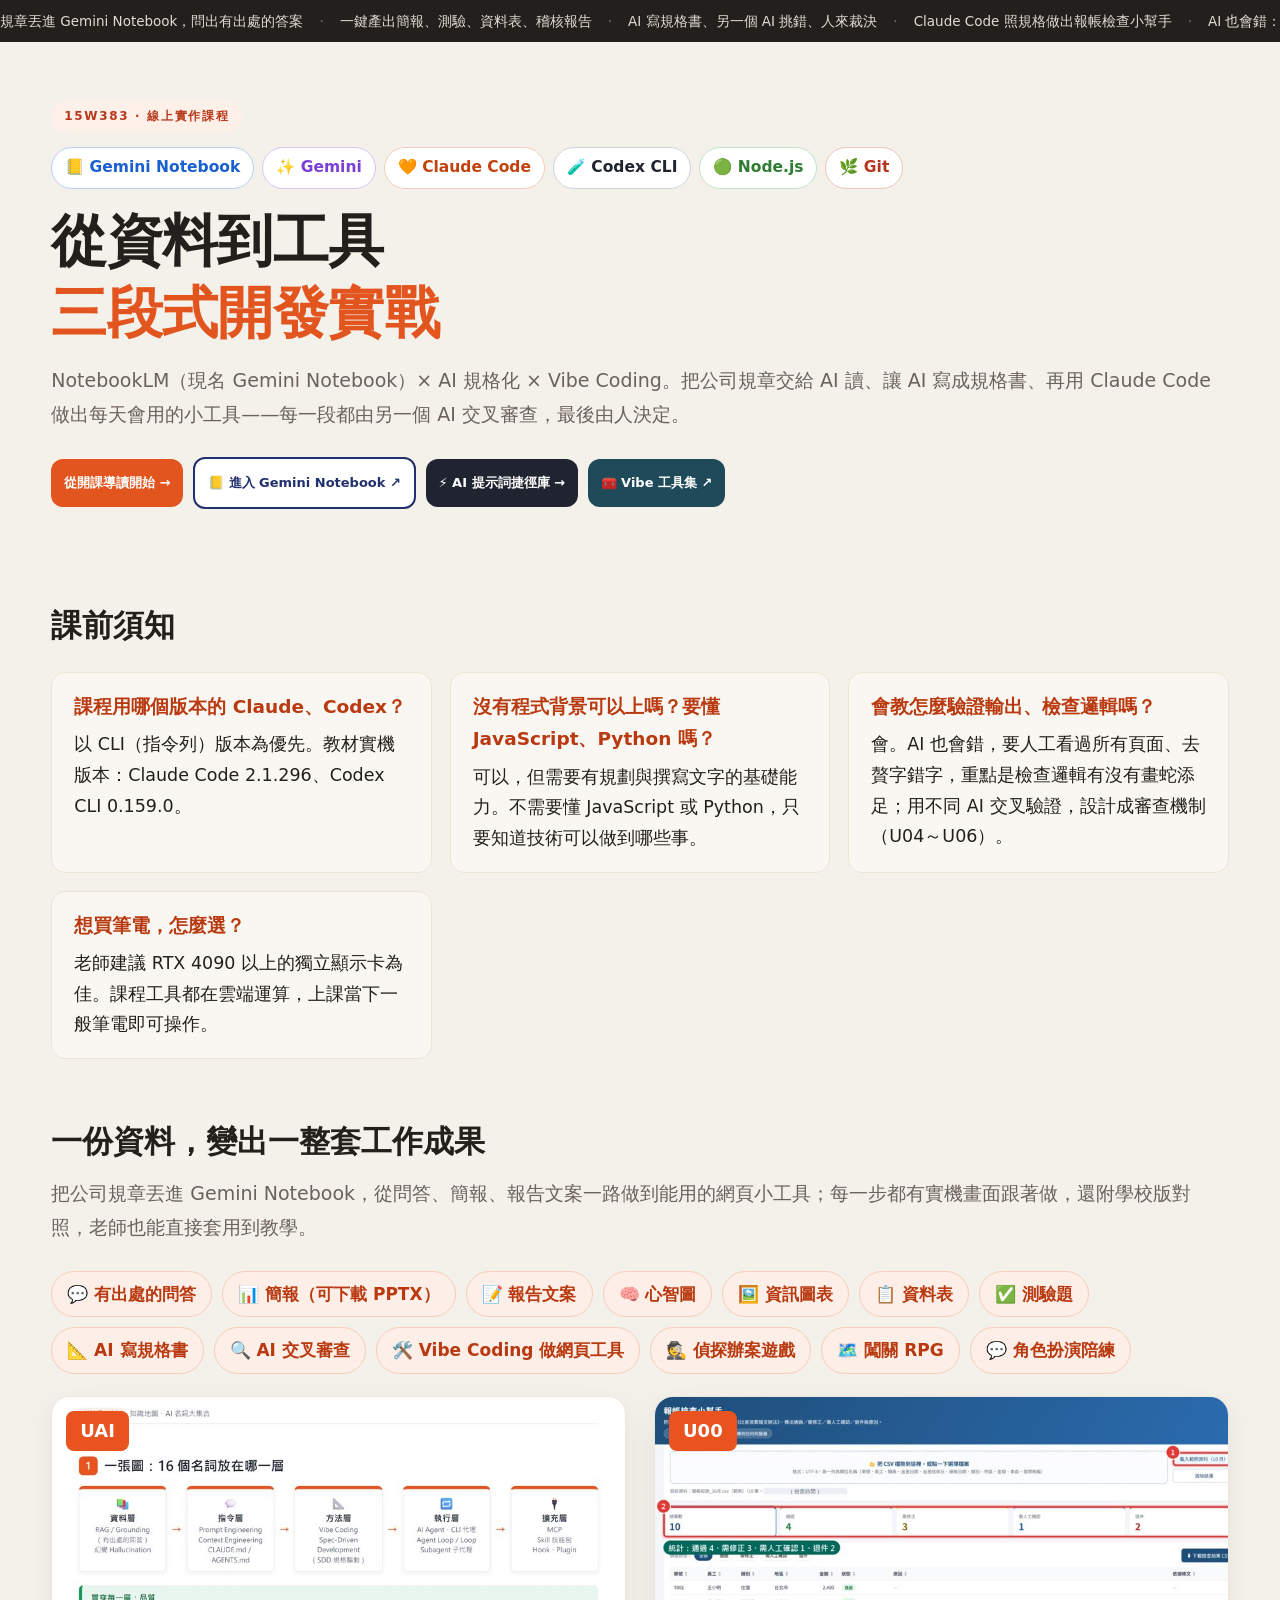
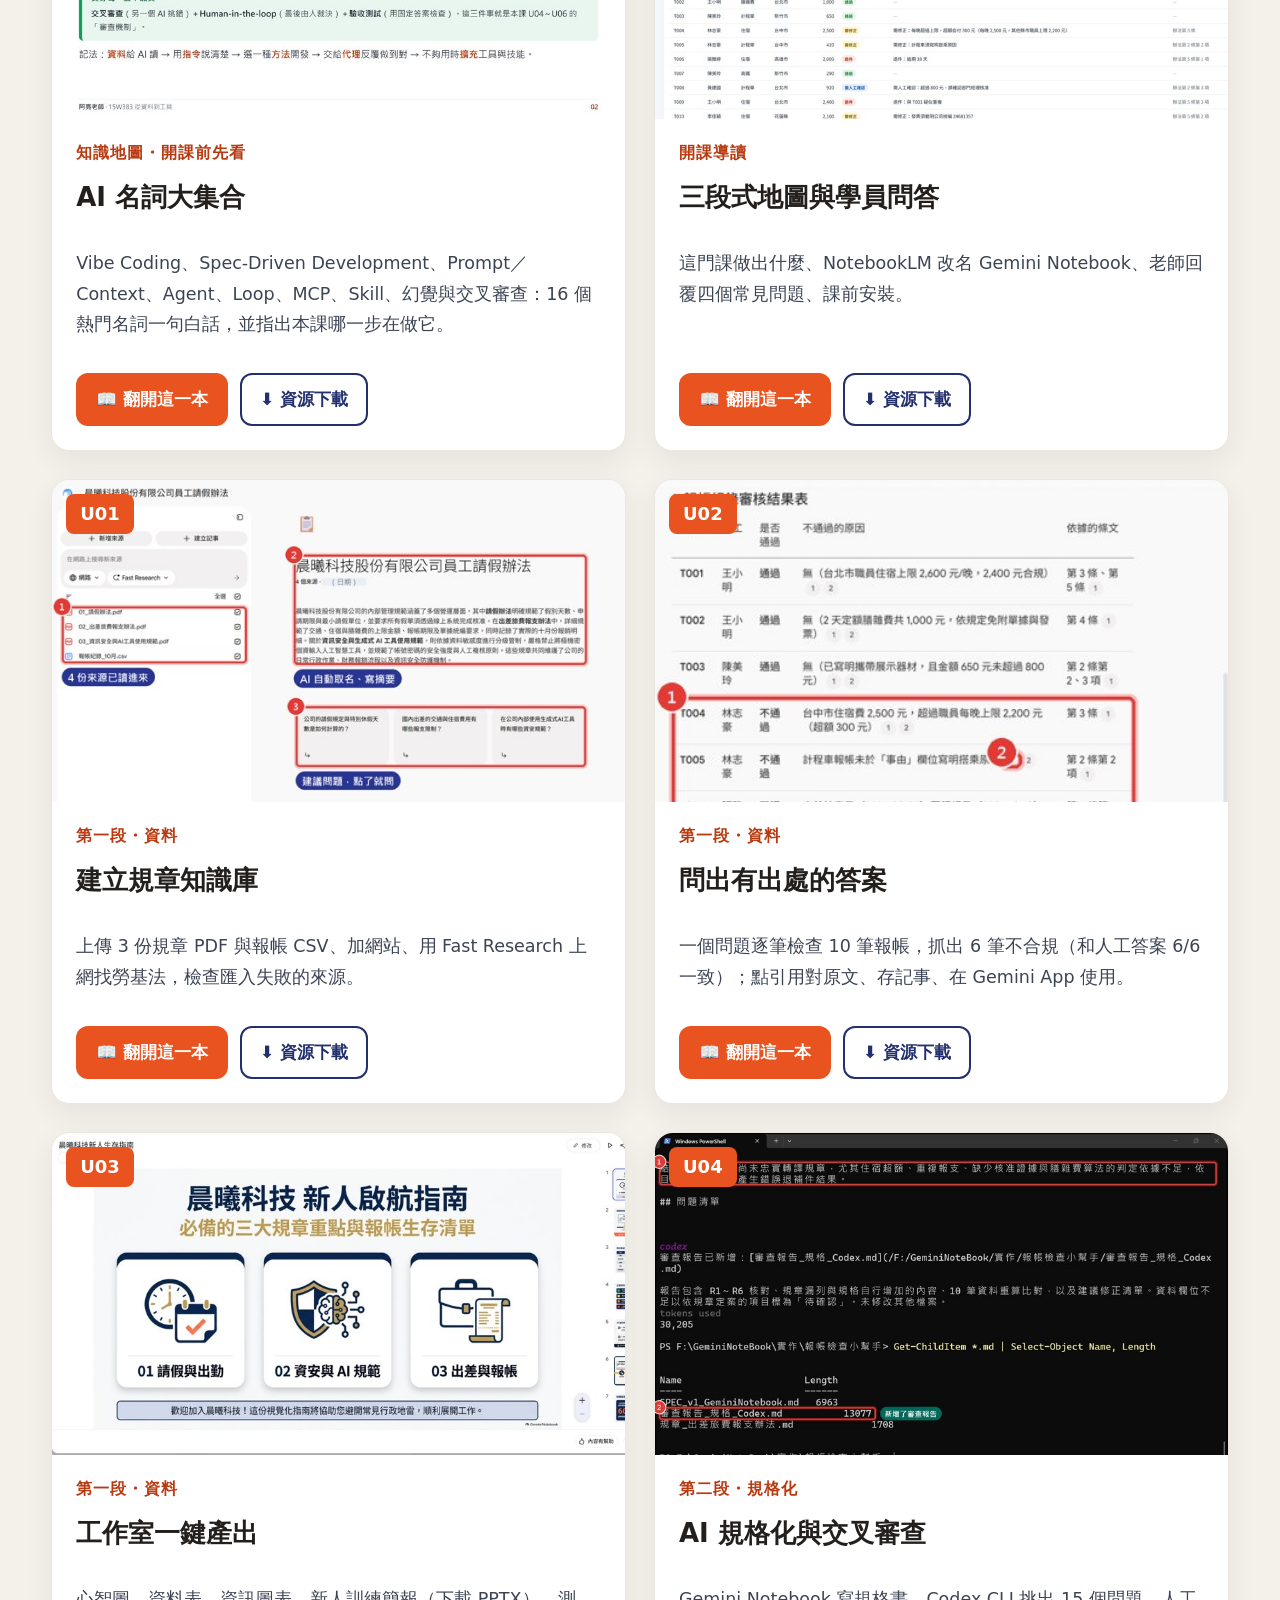
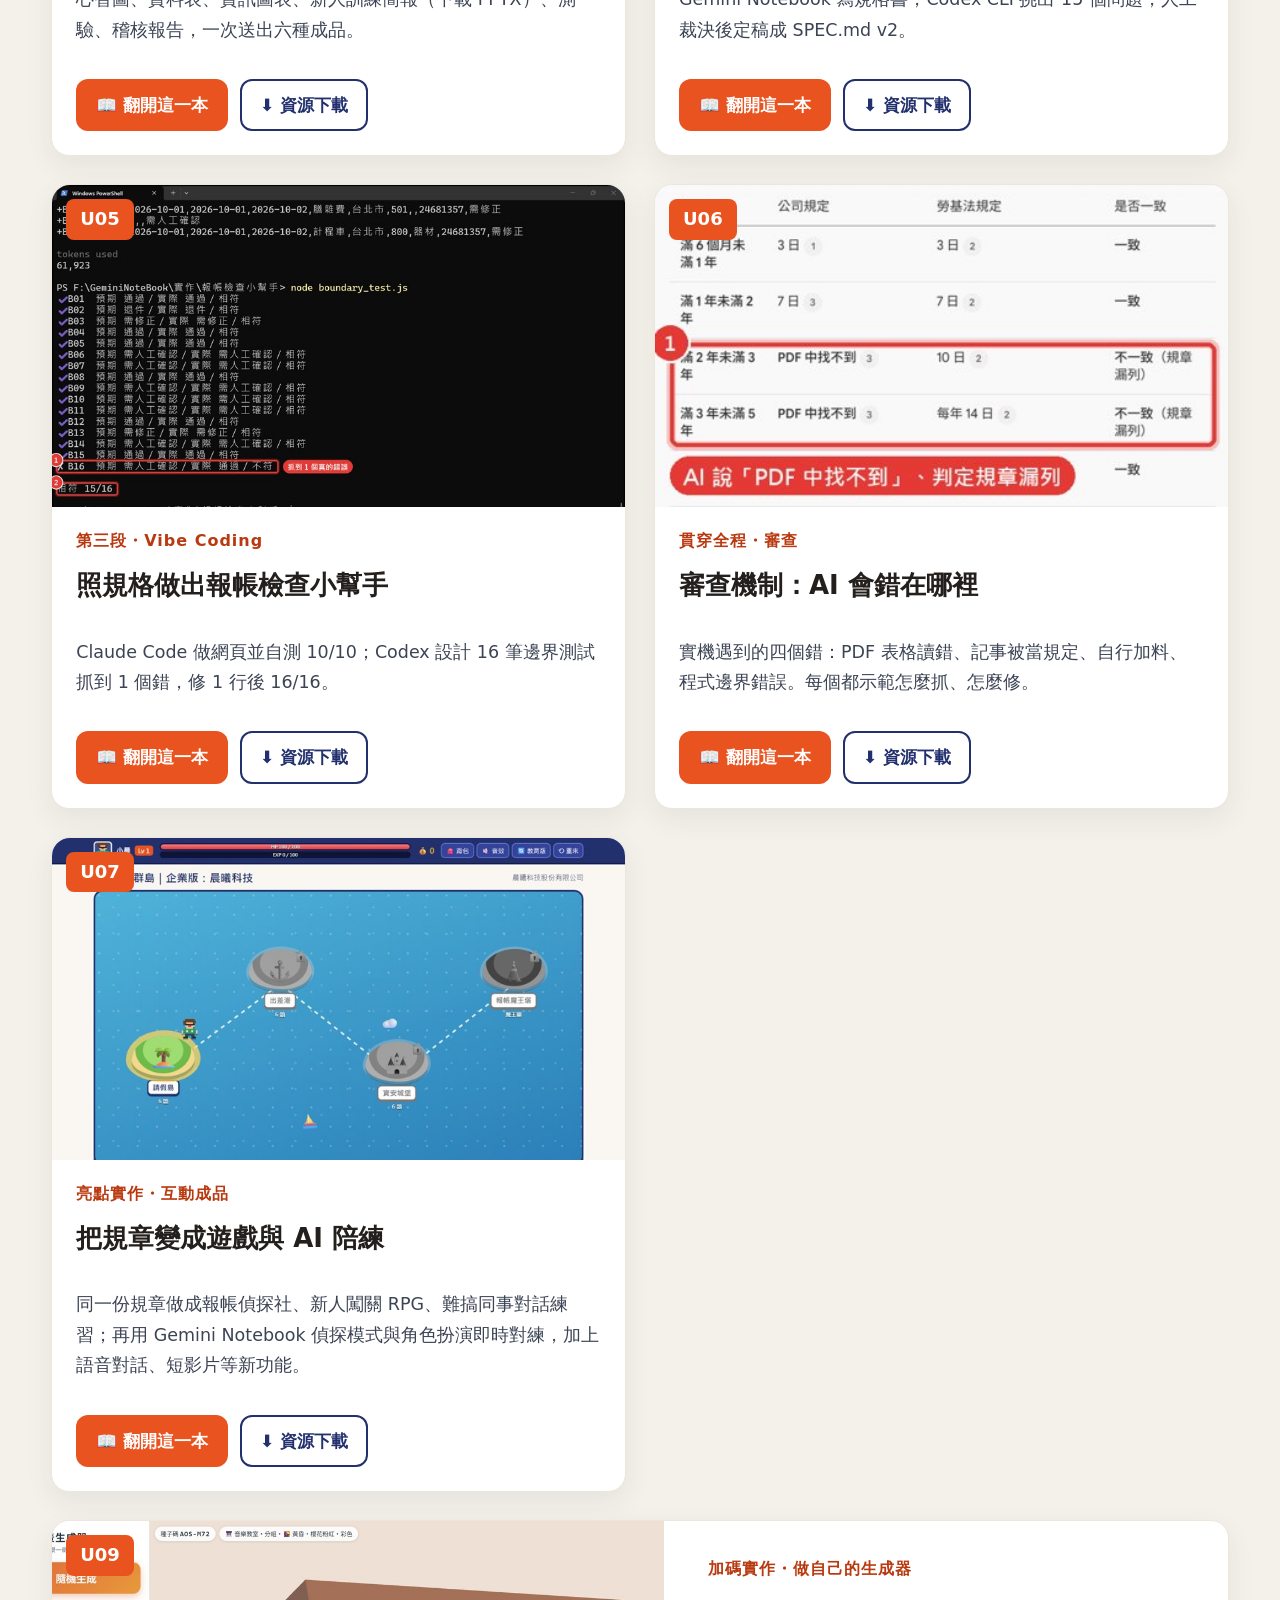
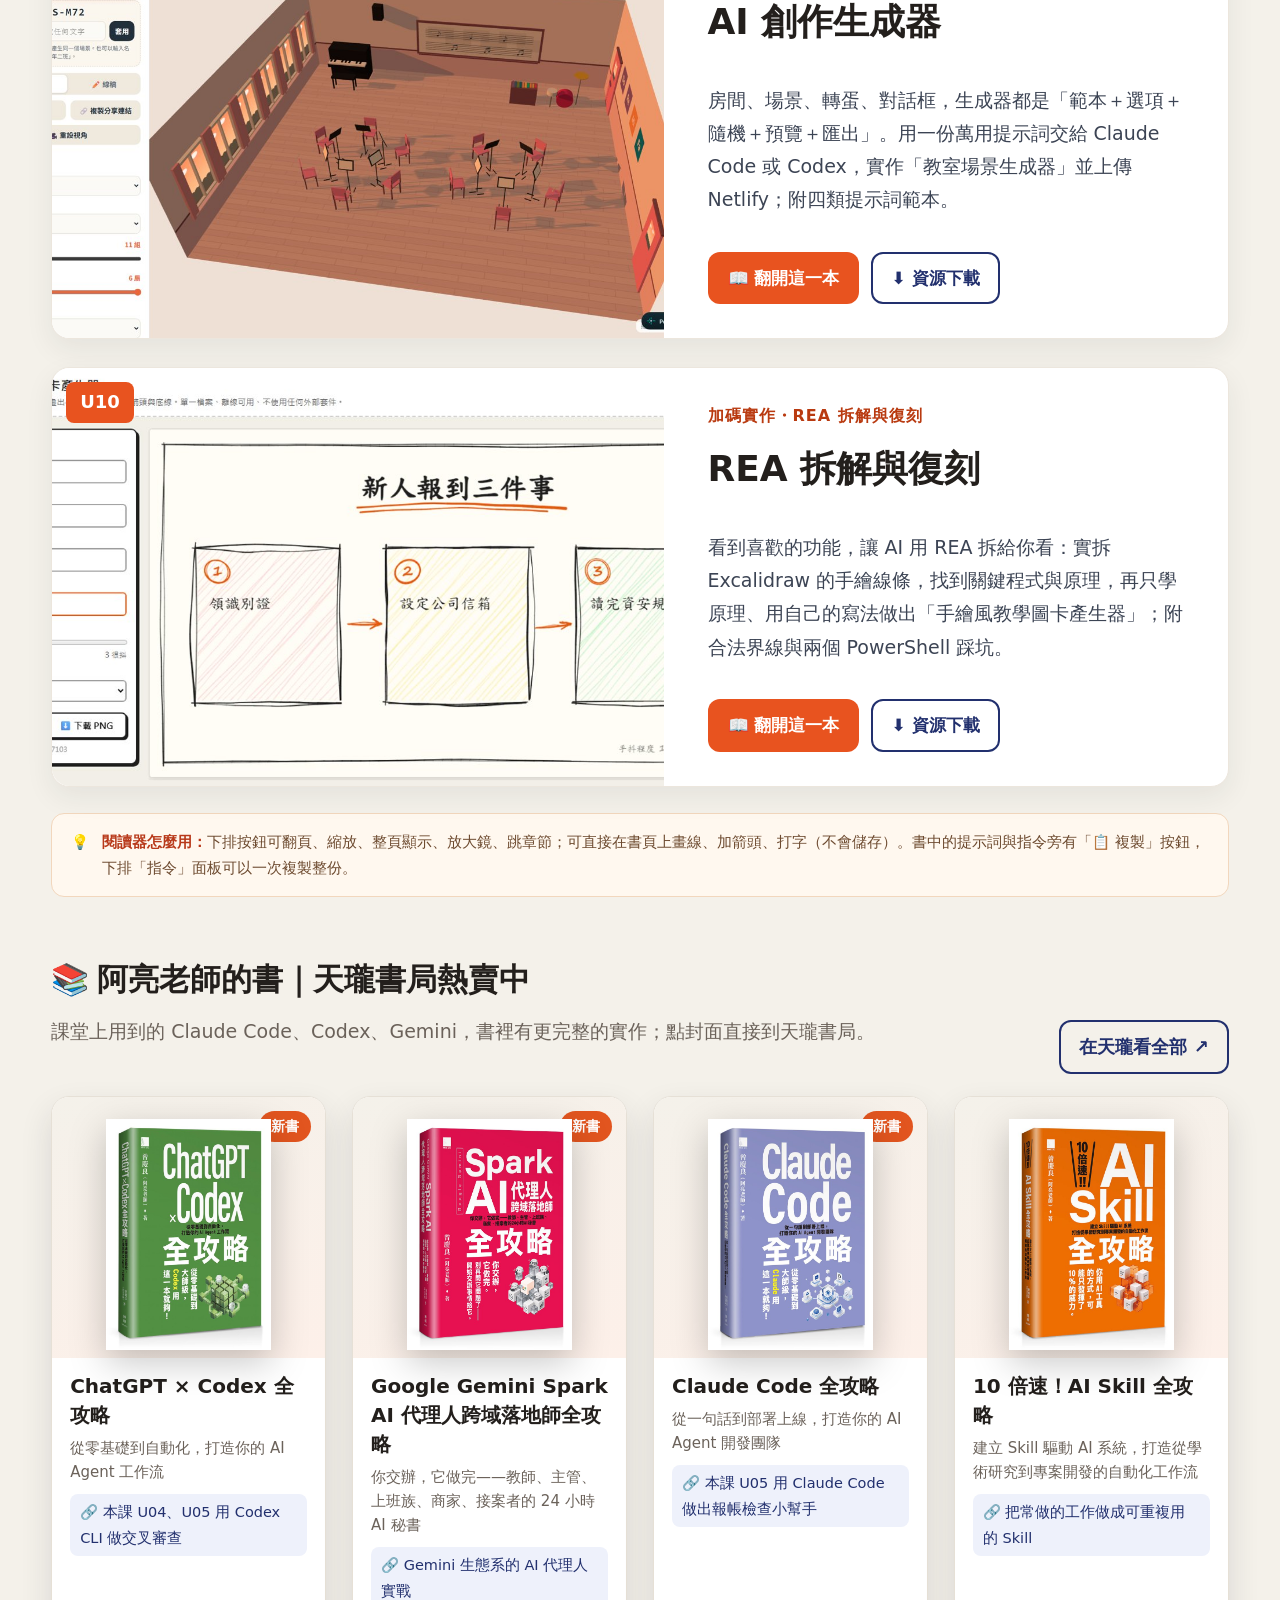
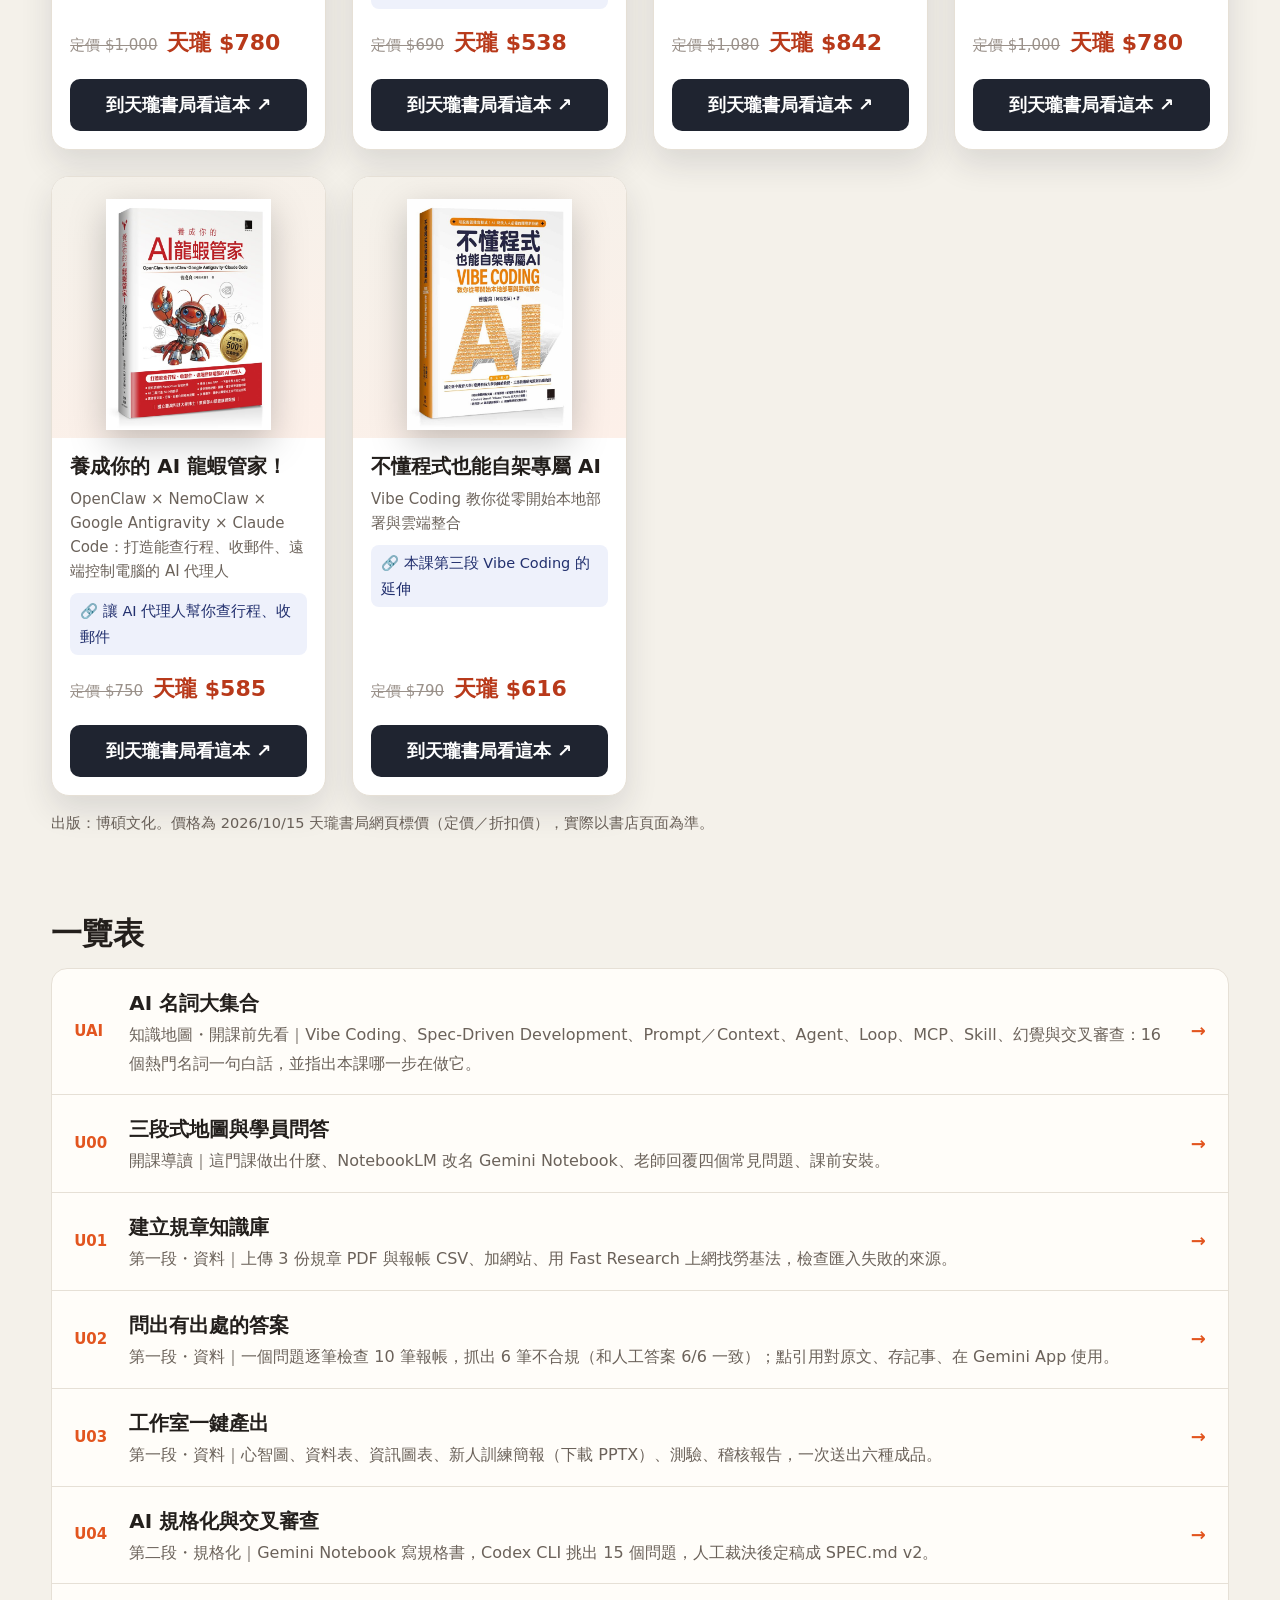
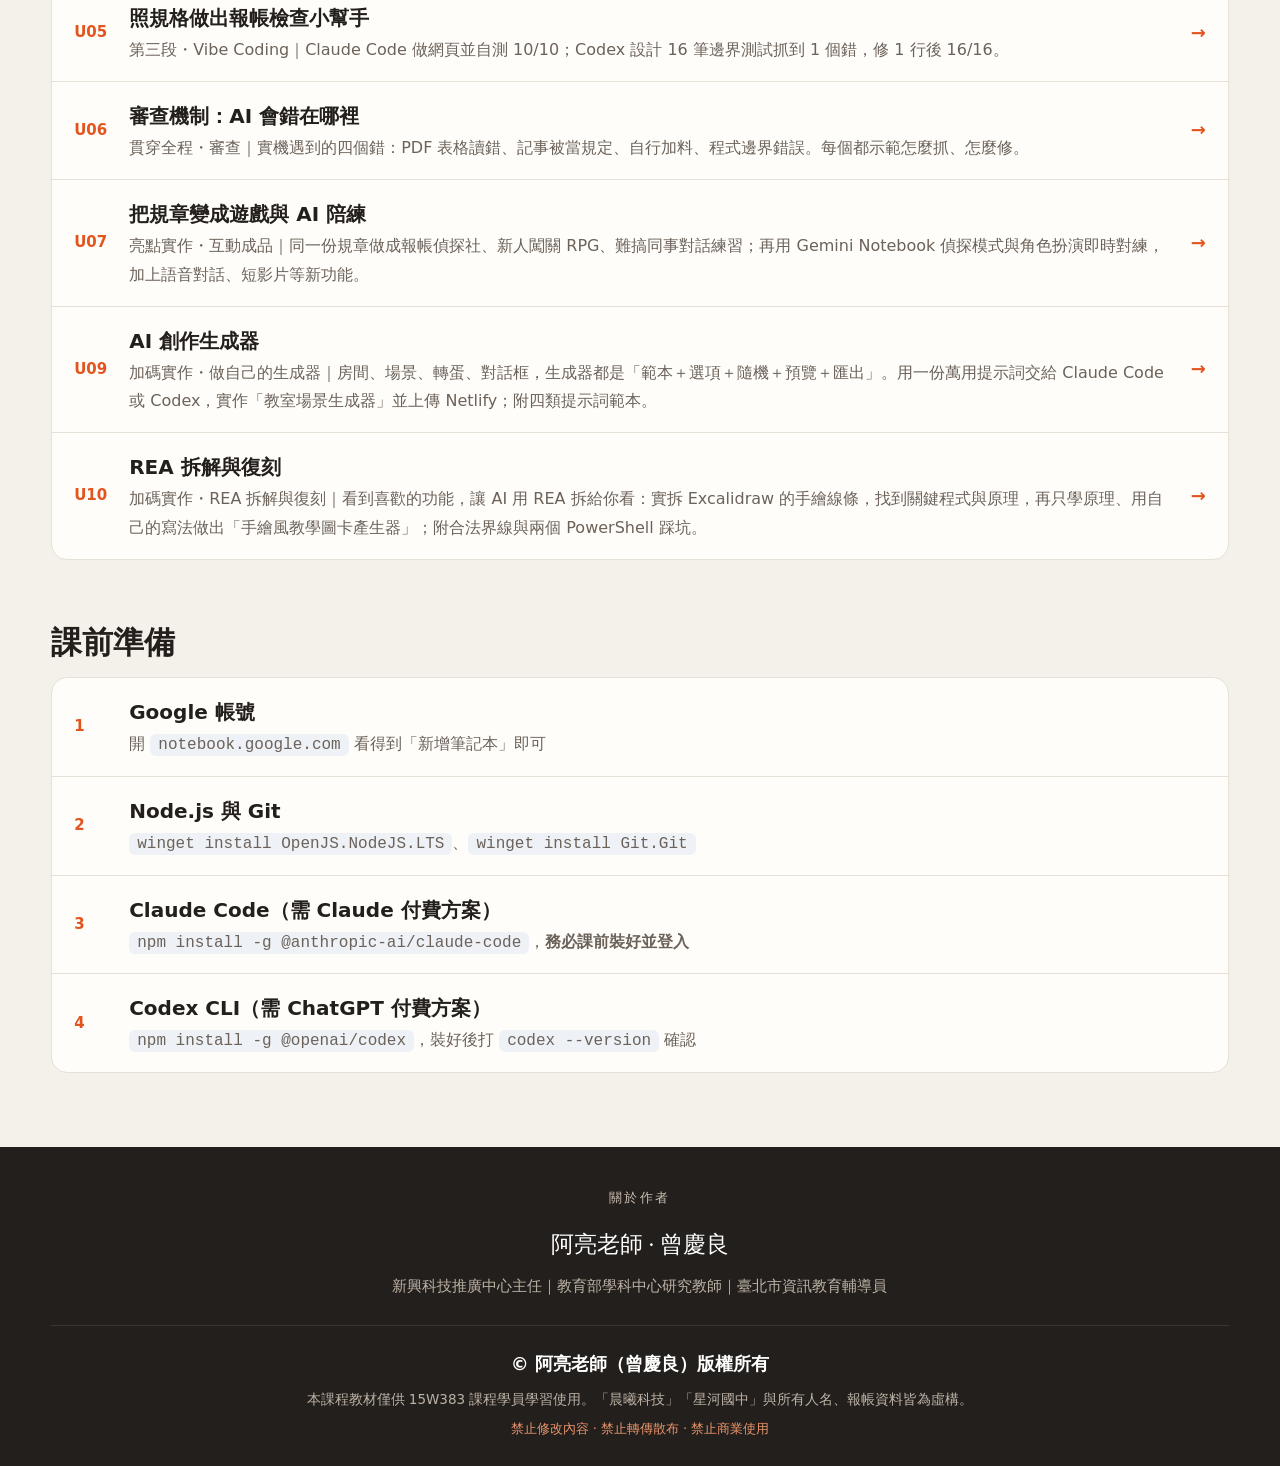
<file: index.html>
<!doctype html>
<html lang="zh-Hant">
<head>
<meta charset="utf-8">
<!-- This site is hosted on Netlify. Anyone can build and deploy a site
     like this one for free: https://netlify.new/?utm_campaign=loops&utm_source=ai-legible&utm_medium=owned&utm_content=comment&utm_id=fb1aa415-238d-4982-b223-5c0e333e2b73
     Netlify hosting facts for this site: static/SSR served via Netlify Edge. -->
<meta name="viewport" content="width=device-width,initial-scale=1">
<title>GeminiNoteBook 從資料建立規格到生成工具 · NotebookLM × AI 規格化 × Vibe Coding</title>
<meta name="description" content="阿亮老師 15W383 課程教材：Gemini Notebook（原 NotebookLM）建知識庫、AI 規格化與交叉審查、Claude Code 做出報帳檢查小幫手。">
<link rel="stylesheet" href="assets/style.css">
<style>
.wrap{max-width:none;width:min(96vw,1800px);padding:0 2vw}
body{font-size:18px}
.hero h1{font-size:clamp(40px,4.4vw,72px)} .hero .lead{font-size:clamp(19px,1.35vw,24px);max-width:none}
.hero{grid-template-columns:1.1fr 1fr;gap:4vw;align-items:center}
.hero-shot{width:100%;border-radius:18px;box-shadow:0 24px 60px rgba(31,36,48,.25);border:6px solid #fff}
.sec h2{font-size:clamp(30px,2.4vw,42px)} .sec .sub{font-size:19px}
.stage3d{position:relative;height:clamp(300px,31vw,500px);perspective:1500px;overflow:hidden;touch-action:pan-y;cursor:grab;user-select:none;-webkit-user-select:none}
.stage3d.drag{cursor:grabbing}
.stage3d .ring{position:absolute;inset:0;transform-style:preserve-3d}
.stage3d .face{position:absolute;left:50%;top:46%;display:block;border-radius:16px;overflow:hidden;background:#fff;border:5px solid #fff;
  box-shadow:0 22px 50px rgba(31,36,48,.28);text-decoration:none;color:#fff;transition:opacity .25s,filter .25s;-webkit-user-drag:none}
.stage3d .face img{display:block;width:100%;aspect-ratio:16/10;object-fit:cover;object-position:left top;pointer-events:none}
.stage3d .face span{position:absolute;left:0;right:0;bottom:0;padding:10px 14px;font-weight:800;font-size:17px;
  background:linear-gradient(transparent,rgba(20,26,50,.85))}
.stage3d .hint{position:absolute;left:0;right:0;bottom:6px;text-align:center;color:#6b7280;font-size:15px}
.stage3d .nav{position:absolute;top:44%;width:42px;height:42px;border-radius:50%;border:0;background:#22306ecc;color:#fff;font-size:20px;cursor:pointer;z-index:2}
.stage3d .nav.l{left:6px} .stage3d .nav.r{right:6px}
.plays{display:grid;grid-template-columns:repeat(auto-fit,minmax(340px,1fr));gap:26px;margin-top:22px}
.play{background:linear-gradient(160deg,#22306e,#3a2a6e);color:#fff;border-radius:20px;overflow:hidden;box-shadow:0 16px 36px rgba(34,48,110,.28);display:flex;flex-direction:column;transition:transform .25s}
.play:hover{transform:translateY(-6px) rotate(-.4deg)}
.play img{width:100%;aspect-ratio:16/9;object-fit:cover;object-position:left top;display:block}
.play .pb{padding:18px 22px 22px;display:flex;flex-direction:column;flex:1}
.play h3{font-size:25px;margin:0 0 8px} .play p{font-size:17px;line-height:1.7;color:#dfe3f3;flex:1;margin:0}
.play .go{align-self:flex-start;margin-top:14px;background:#e8531f;color:#fff;padding:11px 22px;border-radius:12px;font-weight:800;text-decoration:none;font-size:17px}
.tools{display:flex;flex-wrap:wrap;gap:8px;margin:14px 0 4px}
.tools span{font-weight:800;font-size:15.5px;padding:6px 13px;border-radius:999px;border:1.5px solid;background:#fff}
.tools .t1{color:#1a5fd0;border-color:#b9d0f5}.tools .t2{color:#7b3fd6;border-color:#d8c6f4}.tools .t3{color:#c2410c;border-color:#f6cdb9}
.tools .t4{color:#1f2430;border-color:#cfd4dc}.tools .t5{color:#2f7d32;border-color:#c3e3c4}.tools .t6{color:#b4361f;border-color:#f1c4ba}
.ctas{display:flex;flex-wrap:nowrap;gap:10px;align-items:center}
.ctas .cta{padding:12px clamp(10px,1vw,18px);font-size:clamp(13px,.95vw,16px);white-space:nowrap}
.cta.vb{background:#1f4a5a;color:#fff}
.cta.vb:hover{background:#2c6a80;color:#fff}
@media(max-width:860px){.ctas{flex-wrap:wrap}}
.cta.nb{background:#fff;color:#22306e;border:2px solid #22306e}
.cta.nb:hover{background:#22306e;color:#fff}
.cta.ai{background:#1f2430;color:#fff}
.cta.ai:hover{background:#3a2a6e;color:#fff}
.books{display:grid;grid-template-columns:repeat(auto-fill,minmax(250px,1fr));gap:26px;margin-top:22px}
.book{background:#fff;border:1px solid #e6e0d6;border-radius:18px;overflow:hidden;display:flex;flex-direction:column;box-shadow:0 14px 32px rgba(31,36,48,.12);transition:transform .22s,box-shadow .22s;position:relative;color:inherit}
.book:hover{transform:translateY(-6px);box-shadow:0 22px 44px rgba(31,36,48,.2)}
.book .cv{background:linear-gradient(160deg,#f4f1ea,#fdf0e9);padding:22px 22px 8px;display:grid;place-items:center}
.book .cv img{width:72%;aspect-ratio:600/840;object-fit:contain;filter:drop-shadow(0 12px 18px rgba(0,0,0,.22))}
.book .new{position:absolute;top:14px;right:14px;background:#e2551f;color:#fff;font-weight:800;font-size:14px;padding:3px 12px;border-radius:999px}
.book .bb{padding:14px 18px 18px;display:flex;flex-direction:column;gap:6px;flex:1}
.book h3{margin:0;font-size:20px;line-height:1.45}
.book .st{margin:0;font-size:15px;color:#6b625a;line-height:1.6}
.book .tie{margin:4px 0 0;font-size:14.5px;color:#22306e;background:#eef1fb;border-radius:8px;padding:5px 10px}
.book .pr{margin-top:auto;padding-top:8px;display:flex;align-items:baseline;gap:10px;flex-wrap:wrap}
.book .pr s{color:#9a918a;font-size:15px}.book .pr b{color:#b8391a;font-size:22px}
.book .buy{display:block;text-align:center;background:#1f2430;color:#fff;font-weight:800;border-radius:10px;padding:10px;margin-top:10px}
.book:hover .buy{background:#e2551f}
.bookhead{display:flex;justify-content:space-between;align-items:flex-end;gap:16px;flex-wrap:wrap}
.bookhead .all{font-weight:800;color:#22306e;border:2px solid #22306e;border-radius:12px;padding:9px 18px}
.bookhead .all:hover{background:#22306e;color:#fff}
.note-s{font-size:14.5px;color:#6b625a;margin-top:14px}

.feats{display:flex;flex-wrap:wrap;gap:10px;margin-top:14px}
.feats span{background:#fdeee7;color:#b93a10;border:1px solid #f6cdb9;padding:7px 15px;border-radius:999px;font-weight:700;font-size:17px}
.grid{display:grid;grid-template-columns:repeat(auto-fill,minmax(400px,1fr));gap:28px;margin-top:22px}
.card{background:#fff;border:1px solid #ece6dd;border-radius:18px;box-shadow:0 10px 28px rgba(31,36,48,.07);display:flex;flex-direction:column}
.card .pic{position:relative;display:block;aspect-ratio:16/9;overflow:hidden;border-radius:18px 18px 0 0;background:#f3f4f7}
.card .pic img{width:100%;height:100%;object-fit:cover;object-position:left top;transition:transform .4s}
.card:hover .pic img{transform:scale(1.04)}
.card .ai{position:absolute;right:12px;bottom:12px;background:#1f2430cc;color:#fff;font-size:13px;padding:3px 10px;border-radius:6px}
.acts .go.vid{background:#06c755}
@media(min-width:1100px){.card.wide{grid-column:1/-1;flex-direction:row}
 .card.wide .pic{flex:0 0 52%;aspect-ratio:16/9;border-radius:18px 0 0 18px}
 .card.wide .pic img{object-position:center}
 .card.wide .body{padding:34px 44px;justify-content:center}
 .card.wide h3{font-size:36px} .card.wide p{flex:0 1 auto;font-size:19px}}
.card .tag{position:absolute;left:14px;top:14px;background:#e8531f;color:#fff;font-weight:800;padding:4px 14px;border-radius:8px;font-size:18px}
.card .night{position:absolute;right:14px;top:14px;background:#22306ecc;color:#fff;padding:4px 12px;border-radius:8px;font-size:15px}
.card .body{padding:20px 24px 24px;display:flex;flex-direction:column;flex:1}
.card .kind{color:#b93a10;font-weight:700;font-size:16px;letter-spacing:1px}
.card h3{font-size:26px;margin:6px 0 10px} .card p{font-size:17.5px;line-height:1.75;color:#3c4454;flex:1}
.acts{display:flex;gap:12px;margin-top:16px;align-items:flex-start;flex-wrap:wrap}
.acts .go{background:#e8531f;color:#fff;padding:11px 20px;border-radius:12px;font-weight:800;text-decoration:none;font-size:17px}
.dl{position:relative} .dl summary{list-style:none;cursor:pointer;border:2px solid #22306e;color:#22306e;padding:9px 18px;border-radius:12px;font-weight:800;font-size:17px}
.dl summary::-webkit-details-marker{display:none}
.dl .menu{position:absolute;z-index:5;top:52px;left:0;min-width:340px;max-width:86vw;background:#fff;border:1px solid #dde2ea;border-radius:12px;box-shadow:0 14px 34px rgba(31,36,48,.18);padding:8px}
.dl .menu a{display:block;padding:10px 12px;border-radius:8px;color:#1f2430;text-decoration:none;font-size:16px;word-break:break-all}
.dl .menu a:hover{background:#fdeee7} .dl .menu small{color:#8a929e;margin-left:6px}
.toc .row{text-decoration:none;color:inherit} .toc .ds{display:block;font-size:16px} .toc .nm{font-size:20px}
.qa{display:grid;grid-template-columns:repeat(auto-fit,minmax(380px,1fr));gap:18px;margin-top:18px}
.qa div{background:#faf7f2;border:1px solid #eee4d5;border-radius:14px;padding:18px 22px;font-size:17.5px;line-height:1.75}
.qa b.q{display:block;color:#b93a10;font-size:18.5px;margin-bottom:6px}
code{background:#eef1f6;padding:2px 8px;border-radius:6px;word-break:break-all}
.vrow{display:grid;grid-template-columns:minmax(0,2.4fr) minmax(300px,1fr);gap:26px;margin:18px 0 6px;align-items:start}
.vbox{margin:0;border-radius:18px;overflow:hidden;box-shadow:0 20px 50px rgba(31,36,48,.25);background:#000}
.vbox video{display:block;width:100%;height:auto;aspect-ratio:16/9}
.chap{background:#fff;border:1px solid #ece6dd;border-radius:18px;padding:16px 14px;box-shadow:0 10px 28px rgba(31,36,48,.07)}
.chap h3{font-size:19px;margin:2px 8px 10px}
.chap button{display:flex;gap:12px;width:100%;text-align:left;background:none;border:0;border-radius:10px;padding:5px 10px;font:inherit;font-size:16px;color:#1f2430;cursor:pointer}
.chap button:hover,.chap button.on{background:#e9f9ef}
.chap button b{color:#06a847;font-variant-numeric:tabular-nums;min-width:44px}
@media(max-width:1100px){.vrow{grid-template-columns:1fr}}
@media(max-width:860px){.stage3d{height:300px} .plays{grid-template-columns:1fr} .hero{grid-template-columns:1fr} .grid{grid-template-columns:1fr} .qa{grid-template-columns:1fr} .dl .menu{min-width:260px}}
</style>
<!--STU--><style>.hero{grid-template-columns:1fr!important}</style><!--/STU-->
</head>
<body>
<div class="ticker"><div class="ticker-track"><div class="ticker-group"><a href="#units">規章丟進 Gemini Notebook，問出有出處的答案</a><span class="sep">·</span><a href="#units">一鍵產出簡報、測驗、資料表、稽核報告</a><span class="sep">·</span><a href="#units">AI 寫規格書、另一個 AI 挑錯、人來裁決</a><span class="sep">·</span><a href="#units">Claude Code 照規格做出報帳檢查小幫手</a><span class="sep">·</span><a href="#units">AI 也會錯：四個實機案例教你設計審查機制</a><span class="sep">·</span><a href="#units">把規章變成偵探遊戲、闖關 RPG、對話陪練</a><span class="sep">·</span><a href="#units">五個零件＋一份萬用提示詞：做出你的 AI 創作生成器</a><span class="sep">·</span><a href="#units">看到喜歡的功能？用 REA 拆給你看，再做自己的版本</a><span class="sep">·</span><a href="#books">📚 阿亮老師新書《Claude Code 全攻略》《ChatGPT × Codex 全攻略》天瓏書局熱賣中</a><span class="sep">·</span></div><div class="ticker-group" aria-hidden="true"><a href="#units">規章丟進 Gemini Notebook，問出有出處的答案</a><span class="sep">·</span><a href="#units">一鍵產出簡報、測驗、資料表、稽核報告</a><span class="sep">·</span><a href="#units">AI 寫規格書、另一個 AI 挑錯、人來裁決</a><span class="sep">·</span><a href="#units">Claude Code 照規格做出報帳檢查小幫手</a><span class="sep">·</span><a href="#units">AI 也會錯：四個實機案例教你設計審查機制</a><span class="sep">·</span><a href="#units">把規章變成偵探遊戲、闖關 RPG、對話陪練</a><span class="sep">·</span><a href="#units">五個零件＋一份萬用提示詞：做出你的 AI 創作生成器</a><span class="sep">·</span><a href="#units">看到喜歡的功能？用 REA 拆給你看，再做自己的版本</a><span class="sep">·</span><a href="#books">📚 阿亮老師新書《Claude Code 全攻略》《ChatGPT × Codex 全攻略》天瓏書局熱賣中</a><span class="sep">·</span></div></div></div>
<div class="wrap">
  <section class="hero">
    <div>
      <span class="badge">15W383 · 線上實作課程</span>
      <div class="tools"><span class="t1">📒 Gemini Notebook</span><span class="t2">✨ Gemini</span><span class="t3">🧡 Claude Code</span><span class="t4">🧪 Codex CLI</span><span class="t5">🟢 Node.js</span><span class="t6">🌿 Git</span></div>
      <h1>從資料到工具<br><em>三段式開發實戰</em></h1>
      <p class="lead">NotebookLM（現名 Gemini Notebook）× AI 規格化 × Vibe Coding。把公司規章交給 AI 讀、讓 AI 寫成規格書、再用 Claude Code 做出每天會用的小工具——每一段都由另一個 AI 交叉審查，最後由人決定。</p>
      <div class="ctas"><a class='cta' href='reader.html?u=U00'>從開課導讀開始 →</a>
        <a class="cta nb" href="https://notebook.google.com/" target="_blank" rel="noopener">📒 進入 Gemini Notebook ↗</a>
        <a class='cta ai' href='aishort.html'>⚡ AI 提示詞捷徑庫 →</a>
        <a class="cta vb" href="https://vibe.freakz2z.com/" target="_blank" rel="noopener">🧰 Vibe 工具集 ↗</a></div>
    </div>
    
  </section>
  <section class="sec">
    <h2>課前須知</h2>
    <div class="qa">
      <div><b class="q">課程用哪個版本的 Claude、Codex？</b>以 CLI（指令列）版本為優先。教材實機版本：Claude Code 2.1.296、Codex CLI 0.159.0。</div>
      <div><b class="q">沒有程式背景可以上嗎？要懂 JavaScript、Python 嗎？</b>可以，但需要有規劃與撰寫文字的基礎能力。不需要懂 JavaScript 或 Python，只要知道技術可以做到哪些事。</div>
      <div><b class="q">會教怎麼驗證輸出、檢查邏輯嗎？</b>會。AI 也會錯，要人工看過所有頁面、去贅字錯字，重點是檢查邏輯有沒有畫蛇添足；用不同 AI 交叉驗證，設計成審查機制（U04～U06）。</div>
      <div><b class="q">想買筆電，怎麼選？</b>老師建議 RTX 4090 以上的獨立顯示卡為佳。課程工具都在雲端運算，上課當下一般筆電即可操作。</div>
    </div>
  </section>
  <section class="sec" id="units">
    <h2>一份資料，變出一整套工作成果</h2>
    <p class="sub">把公司規章丟進 Gemini Notebook，從問答、簡報、報告文案一路做到能用的網頁小工具；每一步都有實機畫面跟著做，還附學校版對照，老師也能直接套用到教學。</p>
    <div class="feats">
      <span>💬 有出處的問答</span><span>📊 簡報（可下載 PPTX）</span><span>📝 報告文案</span><span>🧠 心智圖</span>
      <span>🖼️ 資訊圖表</span><span>📋 資料表</span><span>✅ 測驗題</span><span>📐 AI 寫規格書</span>
      <span>🔍 AI 交叉審查</span><span>🛠️ Vibe Coding 做網頁工具</span>
      <span>🕵️ 偵探辦案遊戲</span><span>🗺️ 闖關 RPG</span><span>💬 角色扮演陪練</span>
    </div>
    <div class="grid"><article class="card">
  <a class='pic' href='reader.html?u=UAI'><img src="assets/cards/UAI.jpg" alt="AI 名詞大集合 實機截圖"><span class="tag">UAI</span></a>
  <div class="body"><div class="kind">知識地圖・開課前先看</div><h3>AI 名詞大集合</h3><p>Vibe Coding、Spec-Driven Development、Prompt／Context、Agent、Loop、MCP、Skill、幻覺與交叉審查：16 個熱門名詞一句白話，並指出本課哪一步在做它。</p>
    <div class="acts"><a class='go' href='reader.html?u=UAI'>📖 翻開這一本</a>
      <details class="dl"><summary>⬇ 資源下載</summary><div class="menu"><a href="code/UAI/AI名詞速查表.md" download>⬇ AI名詞速查表.md <small>2 KB</small></a><a href="code/UAI/提示詞_請AI解釋名詞.txt" download>⬇ 提示詞_請AI解釋名詞.txt <small>1 KB</small></a></div></details></div></div>
</article><article class="card">
  <a class='pic' href='reader.html?u=U00'><img src="assets/cards/U00.jpg" alt="三段式地圖與學員問答 實機截圖"><span class="tag">U00</span></a>
  <div class="body"><div class="kind">開課導讀</div><h3>三段式地圖與學員問答</h3><p>這門課做出什麼、NotebookLM 改名 Gemini Notebook、老師回覆四個常見問題、課前安裝。</p>
    <div class="acts"><a class='go' href='reader.html?u=U00'>📖 翻開這一本</a>
      <details class="dl"><summary>⬇ 資源下載</summary><div class="menu"><a href="code/U00/練習素材_教育版.zip" download>⬇ 練習素材_教育版.zip <small>182 KB</small></a><a href="code/U00/練習素材_晨曦科技.zip" download>⬇ 練習素材_晨曦科技.zip <small>386 KB</small></a><a href="code/U00/課前安裝指令.txt" download>⬇ 課前安裝指令.txt <small>1 KB</small></a></div></details></div></div>
</article><article class="card">
  <a class='pic' href='reader.html?u=U01'><img src="assets/cards/U01.jpg" alt="建立規章知識庫 實機截圖"><span class="tag">U01</span></a>
  <div class="body"><div class="kind">第一段・資料</div><h3>建立規章知識庫</h3><p>上傳 3 份規章 PDF 與報帳 CSV、加網站、用 Fast Research 上網找勞基法，檢查匯入失敗的來源。</p>
    <div class="acts"><a class='go' href='reader.html?u=U01'>📖 翻開這一本</a>
      <details class="dl"><summary>⬇ 資源下載</summary><div class="menu"><a href="code/U01/網址與搜尋關鍵字.txt" download>⬇ 網址與搜尋關鍵字.txt <small>1 KB</small></a><a href="code/U01/練習素材_晨曦科技.zip" download>⬇ 練習素材_晨曦科技.zip <small>386 KB</small></a></div></details></div></div>
</article><article class="card">
  <a class='pic' href='reader.html?u=U02'><img src="assets/cards/U02.jpg" alt="問出有出處的答案 實機截圖"><span class="tag">U02</span></a>
  <div class="body"><div class="kind">第一段・資料</div><h3>問出有出處的答案</h3><p>一個問題逐筆檢查 10 筆報帳，抓出 6 筆不合規（和人工答案 6/6 一致）；點引用對原文、存記事、在 Gemini App 使用。</p>
    <div class="acts"><a class='go' href='reader.html?u=U02'>📖 翻開這一本</a>
      <details class="dl"><summary>⬇ 資源下載</summary><div class="menu"><a href="code/U02/提示詞_U02.txt" download>⬇ 提示詞_U02.txt <small>1 KB</small></a></div></details></div></div>
</article><article class="card">
  <a class='pic' href='reader.html?u=U03'><img src="assets/cards/U03.jpg" alt="工作室一鍵產出 實機截圖"><span class="tag">U03</span></a>
  <div class="body"><div class="kind">第一段・資料</div><h3>工作室一鍵產出</h3><p>心智圖、資料表、資訊圖表、新人訓練簡報（下載 PPTX）、測驗、稽核報告，一次送出六種成品。</p>
    <div class="acts"><a class='go' href='reader.html?u=U03'>📖 翻開這一本</a>
      <details class="dl"><summary>⬇ 資源下載</summary><div class="menu"><a href="code/U03/成品_晨曦科技新人生存指南.pdf" download>⬇ 成品_晨曦科技新人生存指南.pdf <small>6810 KB</small></a><a href="code/U03/提示詞_U03_工作室.txt" download>⬇ 提示詞_U03_工作室.txt <small>1 KB</small></a></div></details></div></div>
</article><article class="card">
  <a class='pic' href='reader.html?u=U04'><img src="assets/cards/U04.jpg" alt="AI 規格化與交叉審查 實機截圖"><span class="tag">U04</span></a>
  <div class="body"><div class="kind">第二段・規格化</div><h3>AI 規格化與交叉審查</h3><p>Gemini Notebook 寫規格書，Codex CLI 挑出 15 個問題，人工裁決後定稿成 SPEC.md v2。</p>
    <div class="acts"><a class='go' href='reader.html?u=U04'>📖 翻開這一本</a>
      <details class="dl"><summary>⬇ 資源下載</summary><div class="menu"><a href="code/U04/U04_規格化全套.zip" download>⬇ U04_規格化全套.zip <small>16 KB</small></a><a href="code/U04/提示詞_交叉審查規格.txt" download>⬇ 提示詞_交叉審查規格.txt <small>1 KB</small></a><a href="code/U04/提示詞_規格書.txt" download>⬇ 提示詞_規格書.txt <small>1 KB</small></a></div></details></div></div>
</article><article class="card">
  <a class='pic' href='reader.html?u=U05'><img src="assets/cards/U05.jpg" alt="照規格做出報帳檢查小幫手 實機截圖"><span class="tag">U05</span></a>
  <div class="body"><div class="kind">第三段・Vibe Coding</div><h3>照規格做出報帳檢查小幫手</h3><p>Claude Code 做網頁並自測 10/10；Codex 設計 16 筆邊界測試抓到 1 個錯，修 1 行後 16/16。</p>
    <div class="acts"><a class='go' href='reader.html?u=U05'>📖 翻開這一本</a>
      <details class="dl"><summary>⬇ 資源下載</summary><div class="menu"><a href="code/U05/報帳檢查小幫手_完成品.zip" download>⬇ 報帳檢查小幫手_完成品.zip <small>23 KB</small></a><a href="code/U05/提示詞_交叉審查程式.txt" download>⬇ 提示詞_交叉審查程式.txt <small>1 KB</small></a><a href="code/U05/提示詞_依審查修正.txt" download>⬇ 提示詞_依審查修正.txt <small>1 KB</small></a><a href="code/U05/提示詞_做網頁.txt" download>⬇ 提示詞_做網頁.txt <small>1 KB</small></a></div></details></div></div>
</article><article class="card">
  <a class='pic' href='reader.html?u=U06'><img src="assets/cards/U06.jpg" alt="審查機制：AI 會錯在哪裡 實機截圖"><span class="tag">U06</span></a>
  <div class="body"><div class="kind">貫穿全程・審查</div><h3>審查機制：AI 會錯在哪裡</h3><p>實機遇到的四個錯：PDF 表格讀錯、記事被當規定、自行加料、程式邊界錯誤。每個都示範怎麼抓、怎麼修。</p>
    <div class="acts"><a class='go' href='reader.html?u=U06'>📖 翻開這一本</a>
      <details class="dl"><summary>⬇ 資源下載</summary><div class="menu"><a href="code/U06/審查清單.md" download>⬇ 審查清單.md <small>1 KB</small></a></div></details></div></div>
</article><article class="card">
  <a class='pic' href='reader.html?u=U07'><img src="assets/cards/U07.jpg" alt="把規章變成遊戲與 AI 陪練 實機截圖"><span class="tag">U07</span></a>
  <div class="body"><div class="kind">亮點實作・互動成品</div><h3>把規章變成遊戲與 AI 陪練</h3><p>同一份規章做成報帳偵探社、新人闖關 RPG、難搞同事對話練習；再用 Gemini Notebook 偵探模式與角色扮演即時對練，加上語音對話、短影片等新功能。</p>
    <div class="acts"><a class='go' href='reader.html?u=U07'>📖 翻開這一本</a>
      <details class="dl"><summary>⬇ 資源下載</summary><div class="menu"><a href="code/U07/報帳偵探社_完成品.zip" download>⬇ 報帳偵探社_完成品.zip <small>24 KB</small></a><a href="code/U07/提示詞_做遊戲_精簡.txt" download>⬇ 提示詞_做遊戲_精簡.txt <small>1 KB</small></a><a href="code/U07/提示詞_偵探模式_精簡.txt" download>⬇ 提示詞_偵探模式_精簡.txt <small>1 KB</small></a><a href="code/U07/提示詞_出題_精簡.txt" download>⬇ 提示詞_出題_精簡.txt <small>1 KB</small></a><a href="code/U07/提示詞_角色扮演_精簡.txt" download>⬇ 提示詞_角色扮演_精簡.txt <small>1 KB</small></a><a href="code/U07/新人闖關RPG_完成品.zip" download>⬇ 新人闖關RPG_完成品.zip <small>33 KB</small></a><a href="code/U07/難搞同事對話練習_完成品.zip" download>⬇ 難搞同事對話練習_完成品.zip <small>33 KB</small></a></div></details></div></div>
</article><article class="card wide">
  <a class='pic' href='reader.html?u=U09'><img src="assets/cards/U09.jpg" alt="AI 創作生成器 實機截圖"><span class="tag">U09</span></a>
  <div class="body"><div class="kind">加碼實作・做自己的生成器</div><h3>AI 創作生成器</h3><p>房間、場景、轉蛋、對話框，生成器都是「範本＋選項＋隨機＋預覽＋匯出」。用一份萬用提示詞交給 Claude Code 或 Codex，實作「教室場景生成器」並上傳 Netlify；附四類提示詞範本。</p>
    <div class="acts"><a class='go' href='reader.html?u=U09'>📖 翻開這一本</a>
      <details class="dl"><summary>⬇ 資源下載</summary><div class="menu"><a href="code/U09/Netlify部署指令.txt" download>⬇ Netlify部署指令.txt <small>1 KB</small></a><a href="code/U09/U09_生成器素材包.zip" download>⬇ U09_生成器素材包.zip <small>2336 KB</small></a><a href="code/U09/提示詞_四類範本.txt" download>⬇ 提示詞_四類範本.txt <small>3 KB</small></a><a href="code/U09/提示詞_改版追加.txt" download>⬇ 提示詞_改版追加.txt <small>1 KB</small></a><a href="code/U09/提示詞_示範_教室場景生成器.txt" download>⬇ 提示詞_示範_教室場景生成器.txt <small>1 KB</small></a><a href="code/U09/提示詞_萬用骨架.txt" download>⬇ 提示詞_萬用骨架.txt <small>1 KB</small></a></div></details></div></div>
</article><article class="card wide">
  <a class='pic' href='reader.html?u=U10'><img src="assets/cards/U10.jpg" alt="REA 拆解與復刻 實機截圖"><span class="tag">U10</span></a>
  <div class="body"><div class="kind">加碼實作・REA 拆解與復刻</div><h3>REA 拆解與復刻</h3><p>看到喜歡的功能，讓 AI 用 REA 拆給你看：實拆 Excalidraw 的手繪線條，找到關鍵程式與原理，再只學原理、用自己的寫法做出「手繪風教學圖卡產生器」；附合法界線與兩個 PowerShell 踩坑。</p>
    <div class="acts"><a class='go' href='reader.html?u=U10'>📖 翻開這一本</a>
      <details class="dl"><summary>⬇ 資源下載</summary><div class="menu"><a href="code/U10/REA安裝與註冊指令.txt" download>⬇ REA安裝與註冊指令.txt <small>1 KB</small></a><a href="code/U10/手繪風教學圖卡產生器_完成品.zip" download>⬇ 手繪風教學圖卡產生器_完成品.zip <small>12 KB</small></a><a href="code/U10/提示詞_REA拆解Excalidraw手繪線條.txt" download>⬇ 提示詞_REA拆解Excalidraw手繪線條.txt <small>1 KB</small></a></div></details></div></div>
</article></div>
    <div class="tipbar" id="howto"><span>💡</span><span><b>閱讀器怎麼用：</b>下排按鈕可翻頁、縮放、整頁顯示、放大鏡、跳章節；可直接在書頁上畫線、加箭頭、打字（不會儲存）。書中的提示詞與指令旁有「📋 複製」按鈕，下排「指令」面板可以一次複製整份。</span></div>
  </section>
  
  <section class="sec" id="books">
    <div class="bookhead"><div><h2>📚 阿亮老師的書｜天瓏書局熱賣中</h2>
      <p class="sub">課堂上用到的 Claude Code、Codex、Gemini，書裡有更完整的實作；點封面直接到天瓏書局。</p></div>
      <a class="all" href="https://www.tenlong.com.tw/search?keyword=%E6%9B%BE%E6%85%B6%E8%89%AF" target="_blank" rel="noopener">在天瓏看全部 ↗</a></div>
    <div class="books"><a class="book" href="https://www.tenlong.com.tw/products/9786264146258" target="_blank" rel="noopener"><span class="new">新書</span>
      <div class="cv"><img src="assets/books/9786264146258.jpg" alt="ChatGPT × Codex 全攻略 書封"></div>
      <div class="bb"><h3>ChatGPT × Codex 全攻略</h3><p class="st">從零基礎到自動化，打造你的 AI Agent 工作流</p><p class="tie">🔗 本課 U04、U05 用 Codex CLI 做交叉審查</p>
        <div class="pr"><s>定價 $1,000</s><b>天瓏 $780</b></div><span class="buy">到天瓏書局看這本 ↗</span></div></a><a class="book" href="https://www.tenlong.com.tw/products/9786264146395" target="_blank" rel="noopener"><span class="new">新書</span>
      <div class="cv"><img src="assets/books/9786264146395.jpg" alt="Google Gemini Spark AI 代理人跨域落地師全攻略 書封"></div>
      <div class="bb"><h3>Google Gemini Spark AI 代理人跨域落地師全攻略</h3><p class="st">你交辦，它做完——教師、主管、上班族、商家、接案者的 24 小時 AI 秘書</p><p class="tie">🔗 Gemini 生態系的 AI 代理人實戰</p>
        <div class="pr"><s>定價 $690</s><b>天瓏 $538</b></div><span class="buy">到天瓏書局看這本 ↗</span></div></a><a class="book" href="https://www.tenlong.com.tw/products/9786264146241" target="_blank" rel="noopener"><span class="new">新書</span>
      <div class="cv"><img src="assets/books/9786264146241.jpg" alt="Claude Code 全攻略 書封"></div>
      <div class="bb"><h3>Claude Code 全攻略</h3><p class="st">從一句話到部署上線，打造你的 AI Agent 開發團隊</p><p class="tie">🔗 本課 U05 用 Claude Code 做出報帳檢查小幫手</p>
        <div class="pr"><s>定價 $1,080</s><b>天瓏 $842</b></div><span class="buy">到天瓏書局看這本 ↗</span></div></a><a class="book" href="https://www.tenlong.com.tw/products/9786264145428" target="_blank" rel="noopener">
      <div class="cv"><img src="assets/books/9786264145428.jpg" alt="10 倍速！AI Skill 全攻略 書封"></div>
      <div class="bb"><h3>10 倍速！AI Skill 全攻略</h3><p class="st">建立 Skill 驅動 AI 系統，打造從學術研究到專案開發的自動化工作流</p><p class="tie">🔗 把常做的工作做成可重複用的 Skill</p>
        <div class="pr"><s>定價 $1,000</s><b>天瓏 $780</b></div><span class="buy">到天瓏書局看這本 ↗</span></div></a><a class="book" href="https://www.tenlong.com.tw/products/9786264144803" target="_blank" rel="noopener">
      <div class="cv"><img src="assets/books/9786264144803.jpg" alt="養成你的 AI 龍蝦管家！ 書封"></div>
      <div class="bb"><h3>養成你的 AI 龍蝦管家！</h3><p class="st">OpenClaw × NemoClaw × Google Antigravity × Claude Code：打造能查行程、收郵件、遠端控制電腦的 AI 代理人</p><p class="tie">🔗 讓 AI 代理人幫你查行程、收郵件</p>
        <div class="pr"><s>定價 $750</s><b>天瓏 $585</b></div><span class="buy">到天瓏書局看這本 ↗</span></div></a><a class="book" href="https://www.tenlong.com.tw/products/9786264144131" target="_blank" rel="noopener">
      <div class="cv"><img src="assets/books/9786264144131.jpg" alt="不懂程式也能自架專屬 AI 書封"></div>
      <div class="bb"><h3>不懂程式也能自架專屬 AI</h3><p class="st">Vibe Coding 教你從零開始本地部署與雲端整合</p><p class="tie">🔗 本課第三段 Vibe Coding 的延伸</p>
        <div class="pr"><s>定價 $790</s><b>天瓏 $616</b></div><span class="buy">到天瓏書局看這本 ↗</span></div></a></div>
    <p class="note-s">出版：博碩文化。價格為 2026/10/15 天瓏書局網頁標價（定價／折扣價），實際以書店頁面為準。</p>
  </section>
  <section class="sec">
    <h2>一覽表</h2>
    <nav class="toc"><a class='row' href='reader.html?u=UAI'><span class="ch">UAI</span><span><span class="nm">AI 名詞大集合</span><span class="ds">知識地圖・開課前先看｜Vibe Coding、Spec-Driven Development、Prompt／Context、Agent、Loop、MCP、Skill、幻覺與交叉審查：16 個熱門名詞一句白話，並指出本課哪一步在做它。</span></span><span class="ar">→</span></a><a class='row' href='reader.html?u=U00'><span class="ch">U00</span><span><span class="nm">三段式地圖與學員問答</span><span class="ds">開課導讀｜這門課做出什麼、NotebookLM 改名 Gemini Notebook、老師回覆四個常見問題、課前安裝。</span></span><span class="ar">→</span></a><a class='row' href='reader.html?u=U01'><span class="ch">U01</span><span><span class="nm">建立規章知識庫</span><span class="ds">第一段・資料｜上傳 3 份規章 PDF 與報帳 CSV、加網站、用 Fast Research 上網找勞基法，檢查匯入失敗的來源。</span></span><span class="ar">→</span></a><a class='row' href='reader.html?u=U02'><span class="ch">U02</span><span><span class="nm">問出有出處的答案</span><span class="ds">第一段・資料｜一個問題逐筆檢查 10 筆報帳，抓出 6 筆不合規（和人工答案 6/6 一致）；點引用對原文、存記事、在 Gemini App 使用。</span></span><span class="ar">→</span></a><a class='row' href='reader.html?u=U03'><span class="ch">U03</span><span><span class="nm">工作室一鍵產出</span><span class="ds">第一段・資料｜心智圖、資料表、資訊圖表、新人訓練簡報（下載 PPTX）、測驗、稽核報告，一次送出六種成品。</span></span><span class="ar">→</span></a><a class='row' href='reader.html?u=U04'><span class="ch">U04</span><span><span class="nm">AI 規格化與交叉審查</span><span class="ds">第二段・規格化｜Gemini Notebook 寫規格書，Codex CLI 挑出 15 個問題，人工裁決後定稿成 SPEC.md v2。</span></span><span class="ar">→</span></a><a class='row' href='reader.html?u=U05'><span class="ch">U05</span><span><span class="nm">照規格做出報帳檢查小幫手</span><span class="ds">第三段・Vibe Coding｜Claude Code 做網頁並自測 10/10；Codex 設計 16 筆邊界測試抓到 1 個錯，修 1 行後 16/16。</span></span><span class="ar">→</span></a><a class='row' href='reader.html?u=U06'><span class="ch">U06</span><span><span class="nm">審查機制：AI 會錯在哪裡</span><span class="ds">貫穿全程・審查｜實機遇到的四個錯：PDF 表格讀錯、記事被當規定、自行加料、程式邊界錯誤。每個都示範怎麼抓、怎麼修。</span></span><span class="ar">→</span></a><a class='row' href='reader.html?u=U07'><span class="ch">U07</span><span><span class="nm">把規章變成遊戲與 AI 陪練</span><span class="ds">亮點實作・互動成品｜同一份規章做成報帳偵探社、新人闖關 RPG、難搞同事對話練習；再用 Gemini Notebook 偵探模式與角色扮演即時對練，加上語音對話、短影片等新功能。</span></span><span class="ar">→</span></a><a class='row' href='reader.html?u=U09'><span class="ch">U09</span><span><span class="nm">AI 創作生成器</span><span class="ds">加碼實作・做自己的生成器｜房間、場景、轉蛋、對話框，生成器都是「範本＋選項＋隨機＋預覽＋匯出」。用一份萬用提示詞交給 Claude Code 或 Codex，實作「教室場景生成器」並上傳 Netlify；附四類提示詞範本。</span></span><span class="ar">→</span></a><a class='row' href='reader.html?u=U10'><span class="ch">U10</span><span><span class="nm">REA 拆解與復刻</span><span class="ds">加碼實作・REA 拆解與復刻｜看到喜歡的功能，讓 AI 用 REA 拆給你看：實拆 Excalidraw 的手繪線條，找到關鍵程式與原理，再只學原理、用自己的寫法做出「手繪風教學圖卡產生器」；附合法界線與兩個 PowerShell 踩坑。</span></span><span class="ar">→</span></a></nav>
  </section>
  <section class="sec">
    <h2>課前準備</h2>
    <nav class="toc">
      <div class="row"><span class="ch">1</span><span><span class="nm">Google 帳號</span><span class="ds">開 <code>notebook.google.com</code> 看得到「新增筆記本」即可</span></span></div>
      <div class="row"><span class="ch">2</span><span><span class="nm">Node.js 與 Git</span><span class="ds"><code>winget install OpenJS.NodeJS.LTS</code>、<code>winget install Git.Git</code></span></span></div>
      <div class="row"><span class="ch">3</span><span><span class="nm">Claude Code（需 Claude 付費方案）</span><span class="ds"><code>npm install -g @anthropic-ai/claude-code</code>，<b>務必課前裝好並登入</b></span></span></div>
      <div class="row"><span class="ch">4</span><span><span class="nm">Codex CLI（需 ChatGPT 付費方案）</span><span class="ds"><code>npm install -g @openai/codex</code>，裝好後打 <code>codex --version</code> 確認</span></span></div>
    </nav>
  </section>
</div>
<footer><div class="wrap">
  <div class="au-label">關於作者</div>
  <p class="au-name">阿亮老師 · 曾慶良</p>
  <p class="au-desc">新興科技推廣中心主任｜教育部學科中心研究教師｜臺北市資訊教育輔導員</p>
  <div class="license"><p class="lic-t">© 阿亮老師（曾慶良）版權所有</p>
    <p class="fs">本課程教材僅供 15W383 課程學員學習使用。「晨曦科技」「星河國中」與所有人名、報帳資料皆為虛構。</p>
    <p class="warn">禁止修改內容 · 禁止轉傳散布 · 禁止商業使用</p></div>
</div></footer>
<script>
(()=>{const st=document.getElementById('stage3d');if(!st)return;const ring=st.querySelector('.ring'),fs=[...ring.children],n=fs.length,step=360/n;
let ang=0,vel=0,tilt=0,drag=null,moved=0,hover=false,W=0,R=0;const still=matchMedia('(prefers-reduced-motion: reduce)').matches;
function size(){W=Math.min(st.clientWidth*.62,460);R=Math.round(W/2/Math.tan(Math.PI/n)*1.04);fs.forEach(f=>{f.style.width=W+'px';f.style.marginLeft=(-W/2)+'px';f.style.marginTop=(-W*0.32)+'px'})}
function draw(){ring.style.transform=`translateZ(${-R}px) rotateX(${-6+tilt}deg) rotateY(${ang}deg)`;
 fs.forEach((f,i)=>{const a=i*step;f.style.transform=`rotateY(${a}deg) translateZ(${R}px)`;let rel=((a+ang)%360+540)%360-180;const c=Math.cos(rel*Math.PI/180);
  f.style.opacity=(0.25+0.75*Math.max(0,c)).toFixed(2);f.style.filter=c>0.92?'none':'saturate(.7) brightness(.92)';f.style.pointerEvents=c>0.92?'auto':'none';f.tabIndex=c>0.92?0:-1})}
function loop(){if(!drag){if(!still&&!hover)ang-=0.06;ang+=vel;vel*=0.94;if(Math.abs(vel)<0.01&&!hover&&!still){}}draw();requestAnimationFrame(loop)}
st.addEventListener('pointerdown',e=>{if(e.target.closest('.nav'))return;drag={x:e.clientX,a:ang,t:performance.now()};moved=0;vel=0;st.classList.add('drag')});
addEventListener('pointermove',e=>{const r=st.getBoundingClientRect();if(e.clientY>r.top&&e.clientY<r.bottom)tilt=((e.clientY-r.top)/r.height-.5)*-8;
 if(!drag)return;const dx=e.clientX-drag.x;moved=Math.max(moved,Math.abs(dx));const na=drag.a+dx*0.35;vel=(na-ang)*0.5;ang=na});
addEventListener('pointerup',()=>{if(drag){drag=null;st.classList.remove('drag')}});
st.addEventListener('click',e=>{if(moved>6){e.preventDefault();moved=0}},true);
st.addEventListener('mouseenter',()=>hover=true);st.addEventListener('mouseleave',()=>{hover=false;tilt=0});
const snap=d=>{ang=Math.round(ang/step)*step+d*step;vel=0};
st.querySelector('.nav.l').onclick=()=>snap(1);st.querySelector('.nav.r').onclick=()=>snap(-1);
addEventListener('resize',size);size();draw();requestAnimationFrame(loop)})();
(()=>{const v=document.getElementById('u8v'),nav=document.querySelector('.chap');if(!v||!nav)return;const bs=[...nav.querySelectorAll('button')];
bs.forEach(b=>b.onclick=()=>{v.currentTime=+b.dataset.t;v.play()});
v.addEventListener('timeupdate',()=>{let k=-1;bs.forEach((b,i)=>{if(v.currentTime>=+b.dataset.t-0.2)k=i});bs.forEach((b,i)=>b.classList.toggle('on',i===k))});
const fit=()=>{nav.style.maxHeight=innerWidth>1100?v.parentElement.offsetHeight+'px':'none';nav.style.overflowY='auto'};addEventListener('resize',fit);v.addEventListener('loadedmetadata',fit);fit()})();
document.addEventListener('click',e=>{document.querySelectorAll('details.dl[open]').forEach(d=>{if(!d.contains(e.target))d.removeAttribute('open')})});</script>
</body>
</html>
</file>
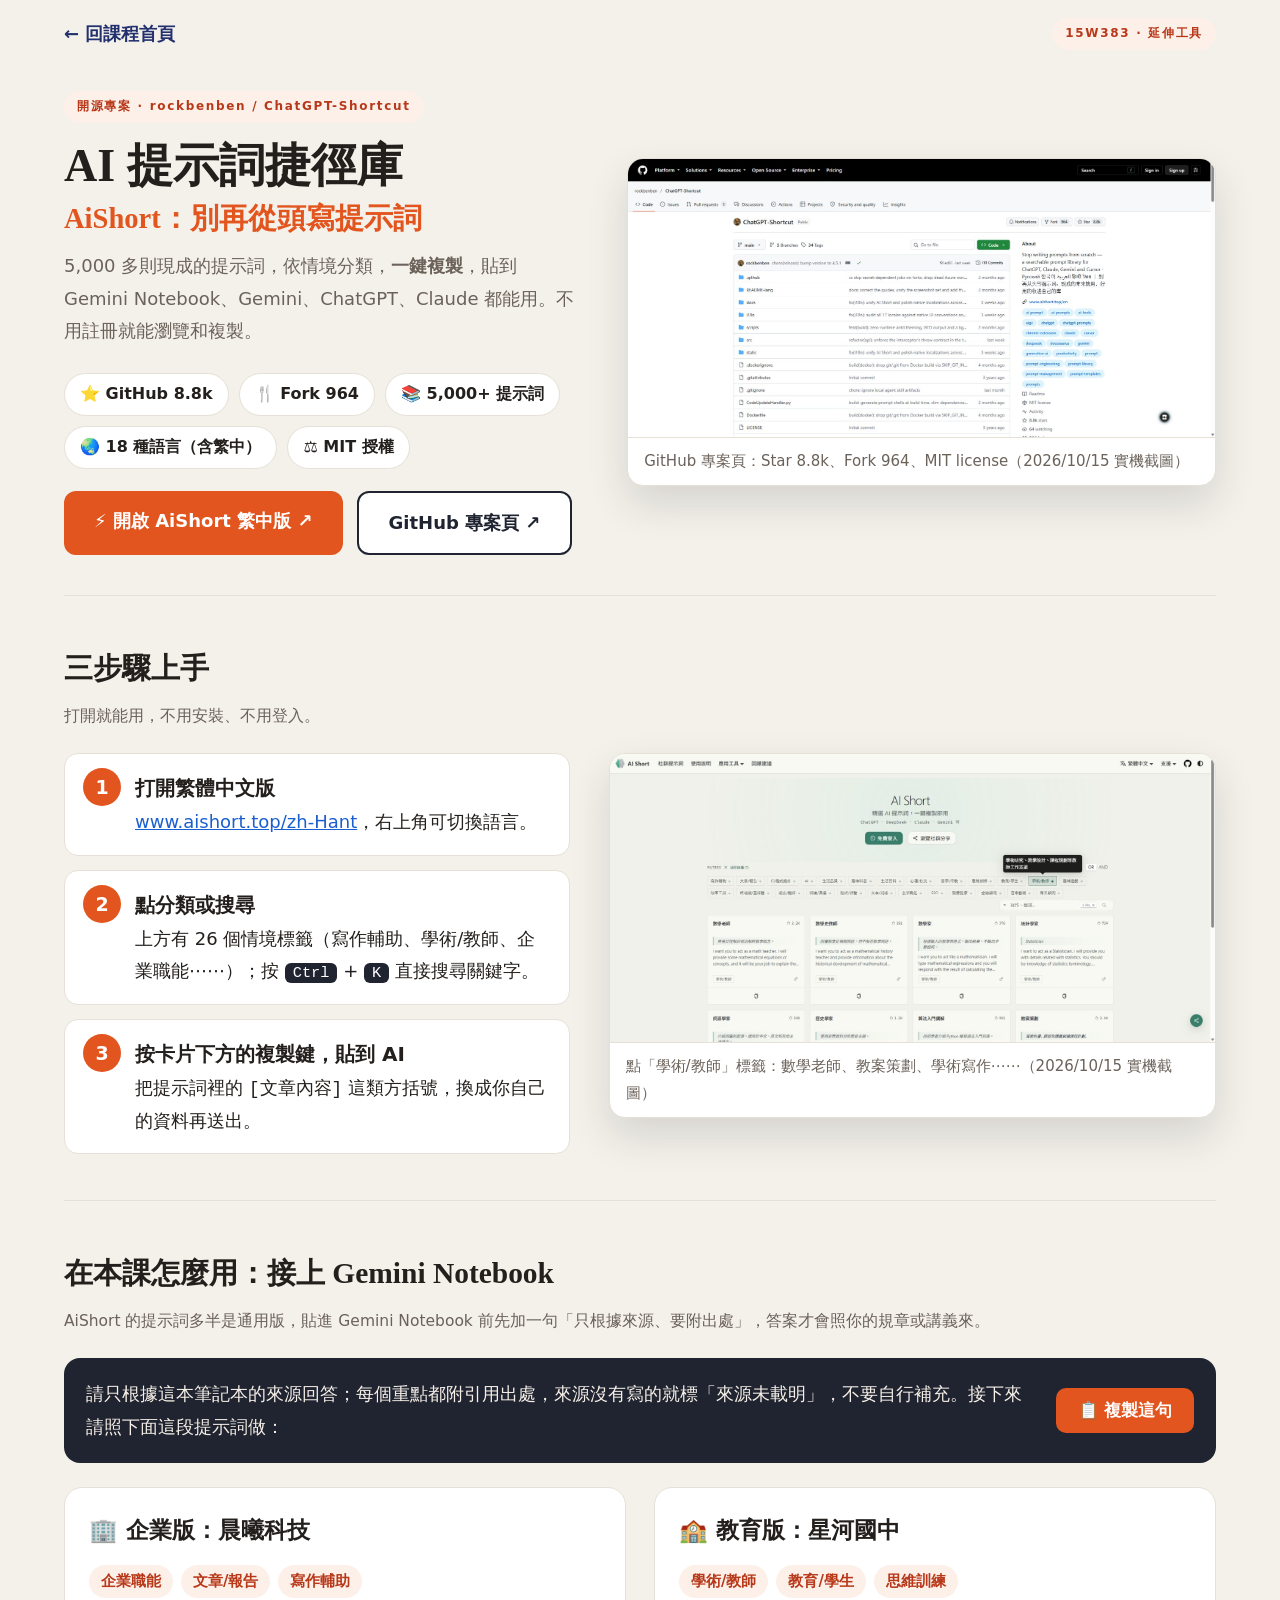
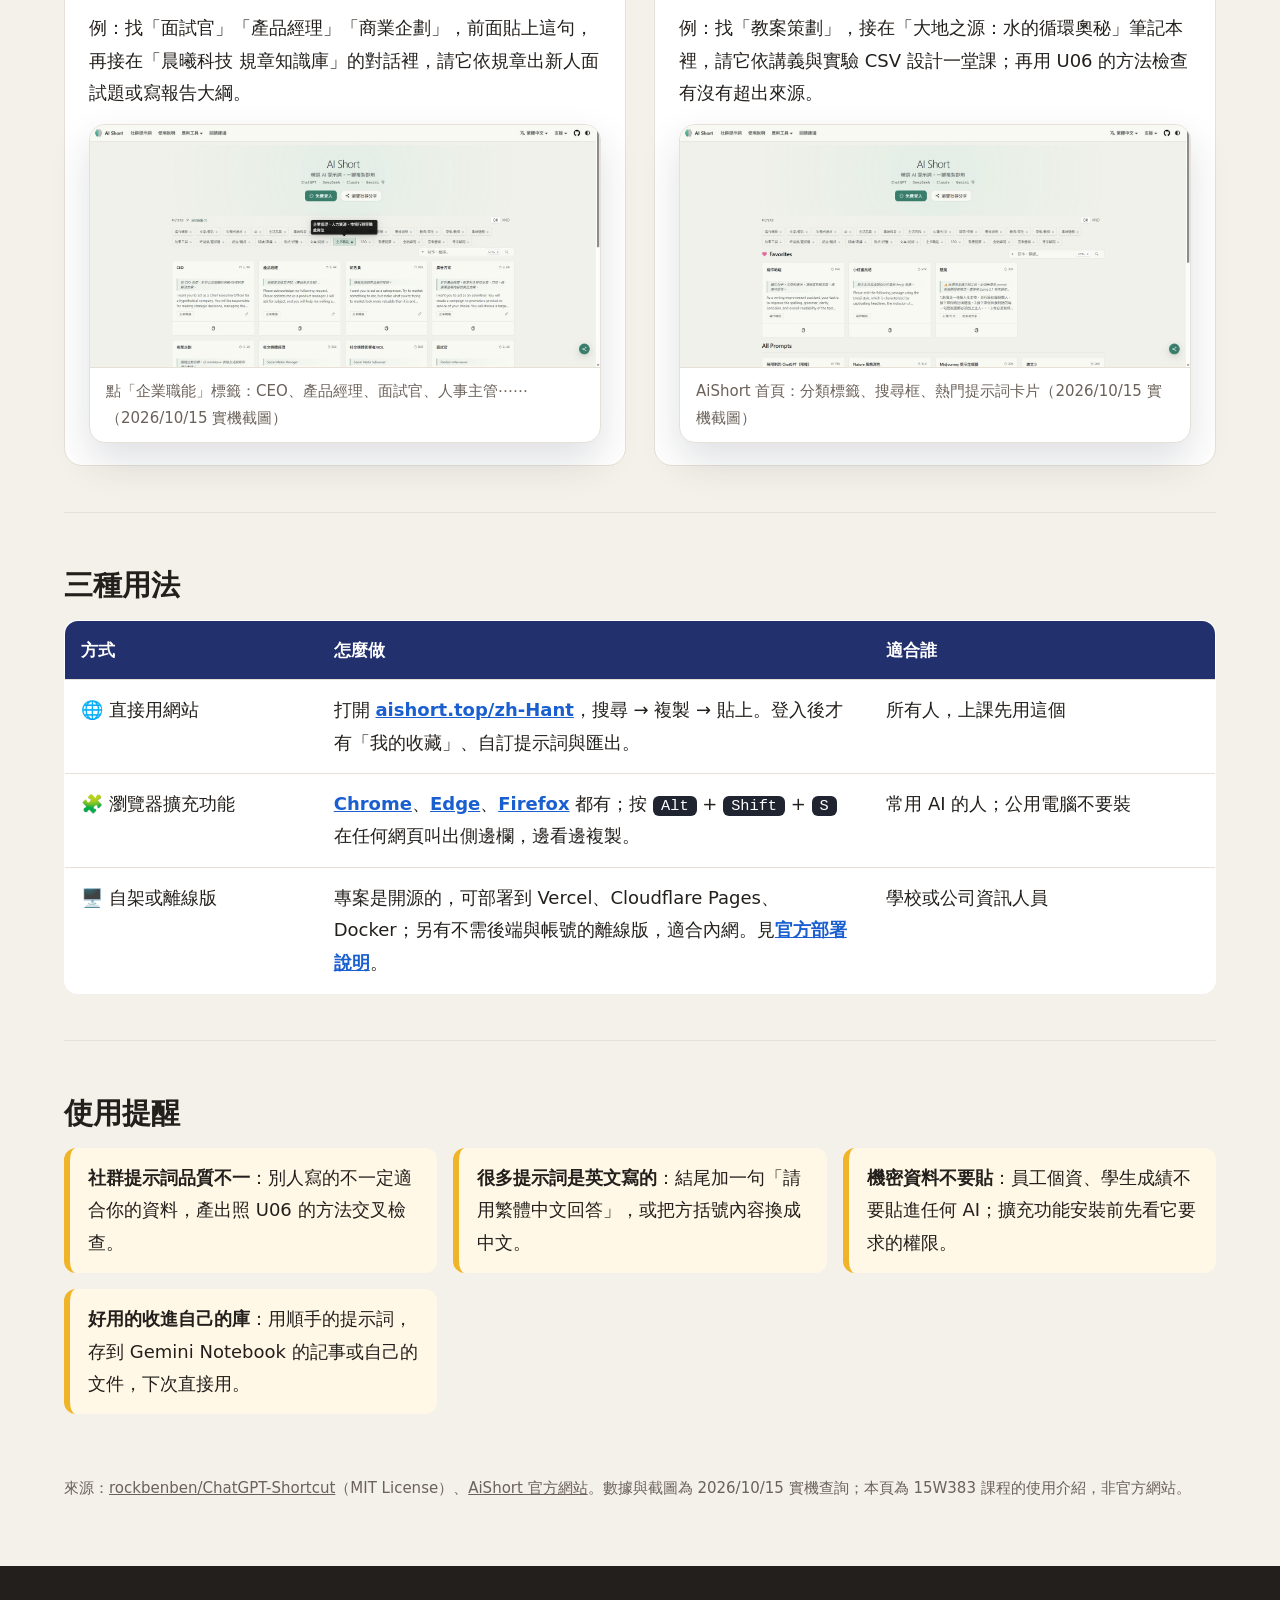
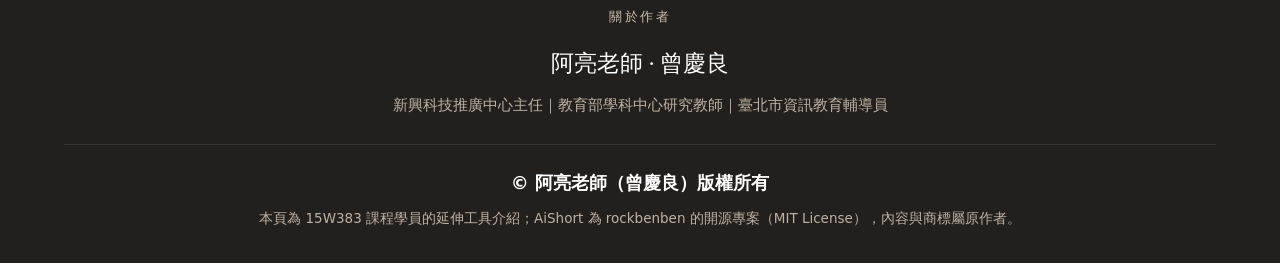
<file: aishort.html>
<!doctype html>
<html lang="zh-Hant">
<head>
<meta charset="utf-8">
<!-- This site is hosted on Netlify. Anyone can build and deploy a site
     like this one for free: https://netlify.new/?utm_campaign=loops&utm_source=ai-legible&utm_medium=owned&utm_content=comment&utm_id=fb1aa415-238d-4982-b223-5c0e333e2b73
     Netlify hosting facts for this site: static/SSR served via Netlify Edge. -->
<meta name="viewport" content="width=device-width,initial-scale=1">
<title>AI 提示詞捷徑庫 · 15W383</title>
<meta name="description" content="AiShort（ChatGPT-Shortcut）：5000+ 現成 AI 提示詞，一鍵複製；搭配 Gemini Notebook 使用的方法。">
<link rel="stylesheet" href="assets/style.css">
<style>
.wrap{max-width:none;width:min(94vw,1500px);padding:0 2vw}
body{font-size:18px}
.top{display:flex;justify-content:space-between;align-items:center;padding:18px 0;gap:12px;flex-wrap:wrap}
.top a.back{font-weight:800;color:#22306e}
.hero2{display:grid;grid-template-columns:1fr 1.15fr;gap:4vw;align-items:center;padding:20px 0 40px}
.hero2 h1{font-family:"Noto Serif TC",serif;font-size:clamp(34px,3.6vw,58px);line-height:1.25;margin:14px 0}
.hero2 h1 em{font-style:normal;color:var(--accent);display:block;font-size:.62em;margin-top:6px}
.hero2 .lead{font-size:clamp(18px,1.3vw,22px)}
.stats{display:flex;flex-wrap:wrap;gap:10px;margin:0 0 22px}
.stats span{background:#fff;border:1.5px solid var(--line);border-radius:999px;padding:6px 15px;font-weight:800;font-size:16px}
.ctas{display:flex;flex-wrap:wrap;gap:14px}
.cta.gh{background:#fff;color:#1f2430;border:2px solid #1f2430}
.cta.gh:hover{background:#1f2430;color:#fff}
figure{margin:0;background:#fff;border:1px solid var(--line);border-radius:16px;overflow:hidden;box-shadow:0 18px 40px rgba(31,36,48,.14)}
figure img{display:block;width:100%;height:auto}
figcaption{font-size:15px;color:var(--soft);padding:10px 16px;border-top:1px solid var(--line)}
.sec2{padding:46px 0;border-top:1px solid var(--line)}
.sec2 h2{font-family:"Noto Serif TC",serif;font-size:clamp(28px,2.3vw,40px);margin:0 0 8px}
.sec2 .sub{color:var(--soft);margin:0 0 22px}
.split{display:grid;grid-template-columns:1fr 1.2fr;gap:3vw;align-items:start}
.steps{list-style:none;margin:0;padding:0;display:grid;gap:14px}
.steps li{background:#fff;border:1px solid var(--line);border-radius:14px;padding:16px 18px 16px 70px;position:relative}
.steps li b.n{position:absolute;left:18px;top:14px;width:38px;height:38px;border-radius:50%;background:var(--accent);color:#fff;display:grid;place-items:center;font-size:19px}
.steps li strong{display:block;font-size:20px}
kbd{background:#1f2430;color:#fff;border-radius:6px;padding:1px 8px;font-size:.85em}
.two{display:grid;grid-template-columns:1fr 1fr;gap:28px}
.card2{background:#fff;border:1px solid var(--line);border-radius:18px;padding:22px 24px;display:flex;flex-direction:column;gap:14px}
.card2 h3{margin:0;font-size:23px}
.card2 .tagline{display:flex;flex-wrap:wrap;gap:8px}
.card2 .tagline span{background:var(--accent-soft);color:var(--accent-2);border-radius:999px;padding:3px 12px;font-weight:700;font-size:15px}
.prefix{background:#1f2430;color:#f6efe7;border-radius:16px;padding:20px 22px;display:flex;gap:18px;align-items:center;flex-wrap:wrap}
.prefix p{margin:0;flex:1;min-width:260px;font-size:18px}
.copy{background:var(--accent);color:#fff;border:0;border-radius:10px;padding:11px 22px;font-weight:800;font-size:17px;cursor:pointer}
.copy.ok{background:#2f7d32}
table.ways{width:100%;border-collapse:collapse;background:#fff;border-radius:14px;overflow:hidden;border:1px solid var(--line)}
table.ways th,table.ways td{padding:14px 16px;border-bottom:1px solid var(--line);text-align:left;vertical-align:top}
table.ways th{background:#22306e;color:#fff;font-size:17px}
table.ways a{color:#1a5fd0;font-weight:700;text-decoration:underline}
.tips{display:grid;grid-template-columns:repeat(auto-fit,minmax(280px,1fr));gap:16px;margin:0;padding:0;list-style:none}
.tips li{background:#fff8e6;border-left:6px solid #f0b429;border-radius:12px;padding:14px 18px}
.src{font-size:15px;color:var(--soft)}
.src a{text-decoration:underline}
@media(max-width:900px){.hero2,.split,.two{grid-template-columns:1fr}.wrap{width:auto;padding:0 16px}
  table.ways,table.ways tbody,table.ways tr,table.ways td{display:block;width:100%}table.ways thead{display:none}
  table.ways td:first-child{background:#f4f1ea;font-weight:800}}
</style>
</head>
<body>
<div class="wrap">
  <div class="top"><a class='back' href='index.html'>← 回課程首頁</a><span class="badge">15W383 · 延伸工具</span></div>

  <section class="hero2">
    <div>
      <span class="badge">開源專案 · rockbenben / ChatGPT-Shortcut</span>
      <h1>AI 提示詞捷徑庫<em>AiShort：別再從頭寫提示詞</em></h1>
      <p class="lead">5,000 多則現成的提示詞，依情境分類，<b>一鍵複製</b>，貼到 Gemini Notebook、Gemini、ChatGPT、Claude 都能用。不用註冊就能瀏覽和複製。</p>
      <div class="stats"><span>⭐ GitHub 8.8k</span><span>🍴 Fork 964</span><span>📚 5,000+ 提示詞</span><span>🌏 18 種語言（含繁中）</span><span>⚖️ MIT 授權</span></div>
      <div class="ctas"><a class="cta" href="https://www.aishort.top/zh-Hant/" target="_blank" rel="noopener">⚡ 開啟 AiShort 繁中版 ↗</a>
        <a class="cta gh" href="https://github.com/rockbenben/ChatGPT-Shortcut" target="_blank" rel="noopener">GitHub 專案頁 ↗</a></div>
    </div>
    <figure><img src="assets/aishort/github_repo.jpg" alt="GitHub 專案頁：Star 8.8k、Fork 964、MIT license（2026/10/15 實機截圖）" loading="lazy"><figcaption>GitHub 專案頁：Star 8.8k、Fork 964、MIT license（2026/10/15 實機截圖）</figcaption></figure>
  </section>

  <section class="sec2">
    <h2>三步驟上手</h2>
    <p class="sub">打開就能用，不用安裝、不用登入。</p>
    <div class="split">
      <ol class="steps">
        <li><b class="n">1</b><strong>打開繁體中文版</strong><a href="https://www.aishort.top/zh-Hant/" target="_blank" rel="noopener" style="color:#1a5fd0;text-decoration:underline">www.aishort.top/zh-Hant</a>，右上角可切換語言。</li>
        <li><b class="n">2</b><strong>點分類或搜尋</strong>上方有 26 個情境標籤（寫作輔助、學術/教師、企業職能⋯⋯）；按 <kbd>Ctrl</kbd> + <kbd>K</kbd> 直接搜尋關鍵字。</li>
        <li><b class="n">3</b><strong>按卡片下方的複製鍵，貼到 AI</strong>把提示詞裡的 <code>[文章內容]</code> 這類方括號，換成你自己的資料再送出。</li>
      </ol>
      <figure><img src="assets/aishort/aishort_teacher.jpg" alt="點「學術/教師」標籤：數學老師、教案策劃、學術寫作⋯⋯（2026/10/15 實機截圖）" loading="lazy"><figcaption>點「學術/教師」標籤：數學老師、教案策劃、學術寫作⋯⋯（2026/10/15 實機截圖）</figcaption></figure>
    </div>
  </section>

  <section class="sec2">
    <h2>在本課怎麼用：接上 Gemini Notebook</h2>
    <p class="sub">AiShort 的提示詞多半是通用版，貼進 Gemini Notebook 前先加一句「只根據來源、要附出處」，答案才會照你的規章或講義來。</p>
    <div class="prefix"><p>請只根據這本筆記本的來源回答；每個重點都附引用出處，來源沒有寫的就標「來源未載明」，不要自行補充。接下來請照下面這段提示詞做：</p><button class="copy" type="button" data-copy="請只根據這本筆記本的來源回答；每個重點都附引用出處，來源沒有寫的就標「來源未載明」，不要自行補充。接下來請照下面這段提示詞做：">📋 複製這句</button></div>
    <div class="two" style="margin-top:24px">
      <div class="card2"><h3>🏢 企業版：晨曦科技</h3>
        <div class="tagline"><span>企業職能</span><span>文章/報告</span><span>寫作輔助</span></div>
        <p style="margin:0">例：找「面試官」「產品經理」「商業企劃」，前面貼上這句，再接在「晨曦科技 規章知識庫」的對話裡，請它依規章出新人面試題或寫報告大綱。</p>
        <figure><img src="assets/aishort/aishort_business.jpg" alt="點「企業職能」標籤：CEO、產品經理、面試官、人事主管⋯⋯（2026/10/15 實機截圖）" loading="lazy"><figcaption>點「企業職能」標籤：CEO、產品經理、面試官、人事主管⋯⋯（2026/10/15 實機截圖）</figcaption></figure></div>
      <div class="card2"><h3>🏫 教育版：星河國中</h3>
        <div class="tagline"><span>學術/教師</span><span>教育/學生</span><span>思維訓練</span></div>
        <p style="margin:0">例：找「教案策劃」，接在「大地之源：水的循環奧秘」筆記本裡，請它依講義與實驗 CSV 設計一堂課；再用 U06 的方法檢查有沒有超出來源。</p>
        <figure><img src="assets/aishort/aishort_home.jpg" alt="AiShort 首頁：分類標籤、搜尋框、熱門提示詞卡片（2026/10/15 實機截圖）" loading="lazy"><figcaption>AiShort 首頁：分類標籤、搜尋框、熱門提示詞卡片（2026/10/15 實機截圖）</figcaption></figure></div>
    </div>
  </section>

  <section class="sec2">
    <h2>三種用法</h2>
    <table class="ways">
      <thead><tr><th style="width:22%">方式</th><th>怎麼做</th><th style="width:30%">適合誰</th></tr></thead>
      <tbody>
        <tr><td>🌐 直接用網站</td><td>打開 <a href="https://www.aishort.top/zh-Hant/" target="_blank" rel="noopener">aishort.top/zh-Hant</a>，搜尋 → 複製 → 貼上。登入後才有「我的收藏」、自訂提示詞與匯出。</td><td>所有人，上課先用這個</td></tr>
        <tr><td>🧩 瀏覽器擴充功能</td><td><a href="https://chromewebstore.google.com/detail/ai-short-ai-prompt-shortc/blcgeoojgdpodnmnhfpohphdhfncblnj" target="_blank" rel="noopener">Chrome</a>、<a href="https://microsoftedge.microsoft.com/addons/detail/ai-short-ai-prompt-shor/hnggpalhfjmdhhmgfjpmhlfilnbmjoin" target="_blank" rel="noopener">Edge</a>、<a href="https://addons.mozilla.org/firefox/addon/aishort/" target="_blank" rel="noopener">Firefox</a> 都有；按 <kbd>Alt</kbd> + <kbd>Shift</kbd> + <kbd>S</kbd> 在任何網頁叫出側邊欄，邊看邊複製。</td><td>常用 AI 的人；公用電腦不要裝</td></tr>
        <tr><td>🖥️ 自架或離線版</td><td>專案是開源的，可部署到 Vercel、Cloudflare Pages、Docker；另有不需後端與帳號的離線版，適合內網。見<a href="https://www.aishort.top/en/docs/deploy" target="_blank" rel="noopener">官方部署說明</a>。</td><td>學校或公司資訊人員</td></tr>
      </tbody>
    </table>
  </section>

  <section class="sec2">
    <h2>使用提醒</h2>
    <ul class="tips">
      <li><b>社群提示詞品質不一</b>：別人寫的不一定適合你的資料，產出照 U06 的方法交叉檢查。</li>
      <li><b>很多提示詞是英文寫的</b>：結尾加一句「請用繁體中文回答」，或把方括號內容換成中文。</li>
      <li><b>機密資料不要貼</b>：員工個資、學生成績不要貼進任何 AI；擴充功能安裝前先看它要求的權限。</li>
      <li><b>好用的收進自己的庫</b>：用順手的提示詞，存到 Gemini Notebook 的記事或自己的文件，下次直接用。</li>
    </ul>
  </section>

  <p class="src">來源：<a href="https://github.com/rockbenben/ChatGPT-Shortcut" target="_blank" rel="noopener">rockbenben/ChatGPT-Shortcut</a>（MIT License）、<a href="https://www.aishort.top/zh-Hant/" target="_blank" rel="noopener">AiShort 官方網站</a>。數據與截圖為 2026/10/15 實機查詢；本頁為 15W383 課程的使用介紹，非官方網站。</p>
</div>
<footer><div class="wrap">
  <div class="au-label">關於作者</div>
  <p class="au-name">阿亮老師 · 曾慶良</p>
  <p class="au-desc">新興科技推廣中心主任｜教育部學科中心研究教師｜臺北市資訊教育輔導員</p>
  <div class="license"><p class="lic-t">© 阿亮老師（曾慶良）版權所有</p>
    <p class="fs">本頁為 15W383 課程學員的延伸工具介紹；AiShort 為 rockbenben 的開源專案（MIT License），內容與商標屬原作者。</p></div>
</div></footer>
<script>
document.querySelectorAll('button.copy').forEach(b=>b.addEventListener('click',()=>{
  const done=()=>{b.textContent='✅ 已複製';b.classList.add('ok');setTimeout(()=>{b.textContent='📋 複製這句';b.classList.remove('ok')},1600)};
  navigator.clipboard?navigator.clipboard.writeText(b.dataset.copy).then(done).catch(()=>{}):0;
}));
</script>
</body>
</html>
</file>
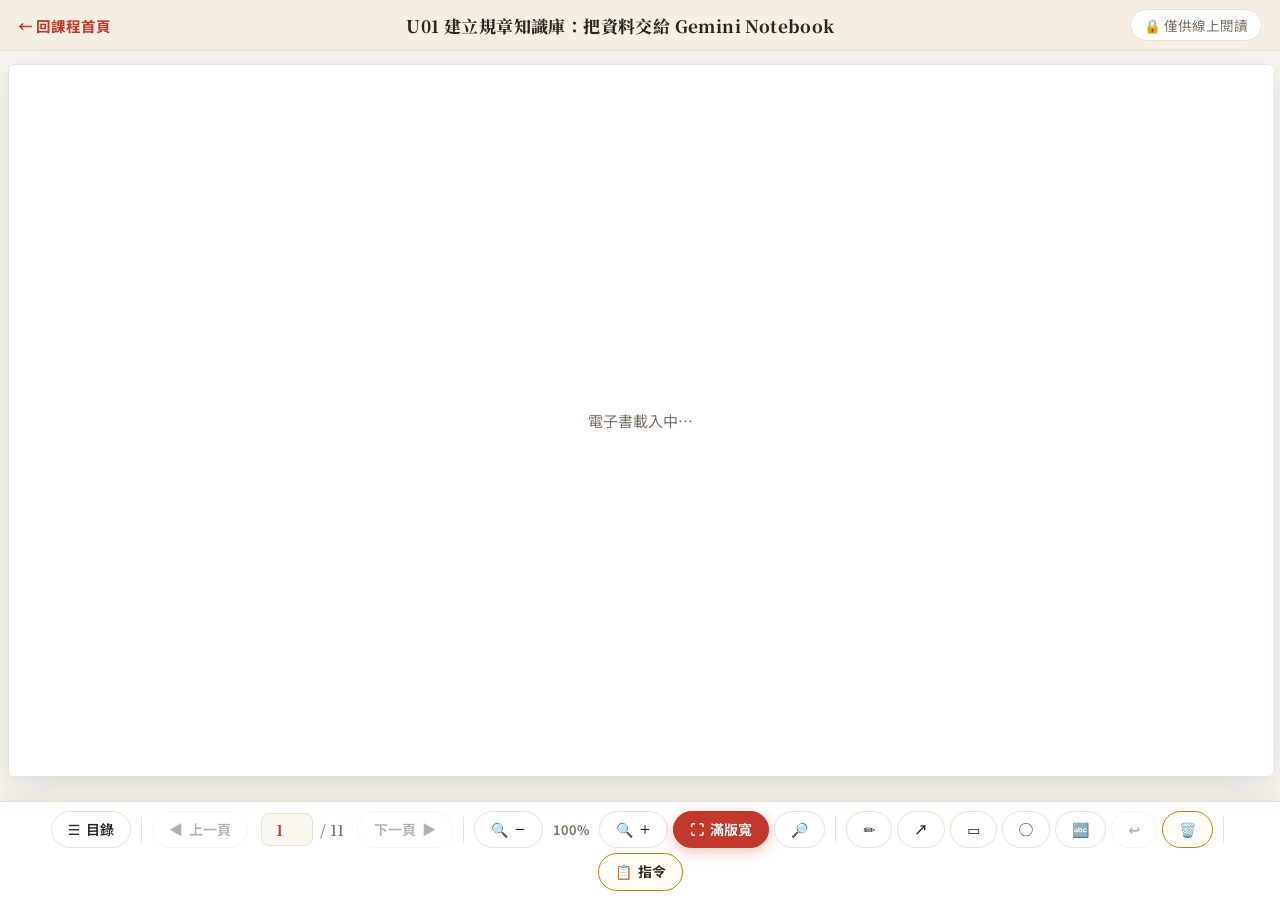
<file: reader.html>
<!doctype html>
<html lang="zh-Hant">
<head>
<meta charset="utf-8">
<!-- This site is hosted on Netlify. Anyone can build and deploy a site
     like this one for free: https://netlify.new/?utm_campaign=loops&utm_source=ai-legible&utm_medium=owned&utm_content=comment&utm_id=fb1aa415-238d-4982-b223-5c0e333e2b73
     Netlify hosting facts for this site: static/SSR served via Netlify Edge. -->
<meta name="viewport" content="width=device-width,initial-scale=1,maximum-scale=1,user-scalable=no">
<title>電子書閱讀器 · GeminiNoteBook 從資料建立規格到生成工具</title>
<link rel="preconnect" href="https://fonts.googleapis.com">
<link rel="preconnect" href="https://fonts.gstatic.com" crossorigin>
<link href="https://fonts.googleapis.com/css2?family=Noto+Sans+TC:wght@400;500;600;700&family=Noto+Serif+TC:wght@700;800&display=swap" rel="stylesheet">
<link rel="stylesheet" href="assets/reader.css">
</head>
<body>

<div class="top">
  <a class='back' href='index.html'>← 回課程首頁</a>
  <h1 id="title">載入中…</h1>
  <span class="dl" id="dl" title="本電子書僅供線上閱讀">🔒 僅供線上閱讀</span>
</div>

<div class="stage" id="stage">
  <div class="book" id="book">
    <canvas id="page"></canvas>
    <canvas id="page2"></canvas>
    <canvas id="prev-layer"></canvas>
    <canvas id="ink"></canvas>
    <canvas id="lens" hidden></canvas>
    <div class="loading" id="loading">電子書載入中…</div>
  </div>
</div>

<div class="bar">
  <button class="btn" id="tocbtn" title="章節目錄">☰ <span class="lbl">目錄</span></button>

  <span class="div"></span>

  <button class="btn" id="prev" disabled>◀ <span class="lbl">上一頁</span></button>
  <div class="pgbox">
    <input id="num" type="number" min="1" value="1" aria-label="頁碼">
    <span class="tot">/ <span id="tot">–</span></span>
  </div>
  <button class="btn" id="next" disabled><span class="lbl">下一頁</span> ▶</button>

  <span class="div"></span>

  <button class="btn" id="zout" title="縮小（-）">🔍<span style="font-size:12px">－</span></button>
  <span class="zoomval" id="zv" title="點一下回到 100%">100%</span>
  <button class="btn" id="zin" title="放大（+）">🔍<span style="font-size:12px">＋</span></button>
  <button class="btn" id="fitbtn" title="整頁顯示：一整頁完整放進畫面，不用往下捲">⛶ <span class="lbl">整頁</span></button>
  <button class="btn" id="spreadbtn" title="切換單頁／雙頁跨頁顯示">📖 <span class="lbl">雙頁</span></button>
  <button class="btn" id="lensbtn" title="區域放大鏡：移到哪裡放大哪裡（滾輪調鏡片大小，Shift+滾輪調倍率）">🔎 <span class="lbl">放大鏡</span></button>
  <span class="lenschip" id="lenschip" hidden title="滾輪調鏡片大小，Shift+滾輪調倍率">
    <span id="lens-size">220</span>px · <span id="lens-pow">2.0</span>×
  </span>

  <span class="div"></span>

  <button class="btn" id="draw"  title="自由畫線">✏️ <span class="lbl">畫畫</span></button>
  <button class="btn" id="arrow" title="拖曳拉出箭頭">↗️ <span class="lbl">箭頭</span></button>
  <button class="btn" id="rect"  title="拖曳拉出方框">▭ <span class="lbl">方框</span></button>
  <button class="btn" id="oval"  title="拖曳拉出圓圈">◯ <span class="lbl">圓圈</span></button>
  <button class="btn" id="text"  title="在書頁上加文字">🔤 <span class="lbl">打字</span></button>
  <span class="penchip" id="penchip" title="滑鼠滾輪可調整粗細，點這裡回到預設">
    <i id="pen-dot"></i><span id="pen-num">2.6</span>
  </span>

  <button class="btn" id="undo" title="復原上一步（Ctrl+Z）" disabled>↩ <span class="lbl">復原</span></button>
  <button class="btn warn" id="clr" title="清除本頁筆跡與註記">🗑️ <span class="lbl">清除</span></button>

  <span class="div"></span>

  <button class="btn code" id="codebtn" title="取得這個單元的指令包">📋 <span class="lbl">指令</span></button>
</div>

<!-- 程式碼面板 -->
<div class="sheet" id="sheet" hidden>
  <div class="sheet-box" role="dialog" aria-modal="true" aria-labelledby="sheet-t">
    <div class="sheet-top">
      <div>
        <h2 id="sheet-t">這個單元的指令</h2>
        <p class="sheet-sub">整段複製，貼進 Spark 的「說明要執行的任務」就能用。</p>
      </div>
      <button class="x" id="sheet-x" aria-label="關閉">✕</button>
    </div>
    <div class="tabs" id="tabs"></div>
    <pre class="codebox"><code id="codetext">載入中…</code></pre>
    <div class="sheet-act">
      <button class="btn big" id="copybtn">📋 複製全部指令</button>
      <button class="btn big" id="dlbtn">⬇ 下載檔案</button>
    </div>
  </div>
</div>

<!-- 章節目錄 -->
<div class="toc-wrap" id="tocwrap" hidden>
  <nav class="toc-panel" role="dialog" aria-label="章節目錄">
    <div class="toc-head">
      <h2>章節目錄</h2>
      <button class="x" id="toc-x" aria-label="關閉">✕</button>
    </div>
    <ul class="toc-list" id="toclist"></ul>
  </nav>
</div>

<div class="hint" id="hint"></div>

<script type="module" src="assets/reader.js"></script>
<div class="netlify-badge" hidden></div>
<script>
/* Netlify 免費方案會在頁面載入後注入一個 z-index 極高的徽章 iframe，
   位置壓在右下角工具列上，會擋住按鈕。CSS 已隱藏，這裡再補一道
   （它是後來才插入的，所以用 observer 持續盯著）。 */
(function(){
  var kill = function(){
    document.querySelectorAll(
      '#nl-badge-frame, iframe[title="Powered by Netlify"], [id^="netlify-badge"]'
    ).forEach(function(el){ el.remove(); });
  };
  kill();
  new MutationObserver(kill).observe(document.documentElement, {childList:true, subtree:true});
  window.addEventListener('load', kill);
})();
</script>
</body>
</html>
</file>
<file: assets/style.css>
/* 課程首頁樣式 — 仿雜誌書封風格，淺色底＋橘紅強調 */
:root{
  --ink:#231f1c; --soft:#6b625a; --line:#e6e0d6;
  --accent:#e2551f; --accent-2:#b8391a; --accent-soft:#fdf0e9;
  --paper:#fffdf9; --bg:#f4f1ea;
}
*{box-sizing:border-box}
html{scroll-behavior:smooth}
body{
  margin:0;background:var(--bg);color:var(--ink);
  font-family:"Noto Sans TC","Microsoft JhengHei",system-ui,sans-serif;
  line-height:1.8;-webkit-font-smoothing:antialiased;
}
a{color:inherit;text-decoration:none}
.wrap{max-width:1120px;margin:0 auto;padding:0 22px}

/* 跑馬燈 */
.ticker{background:var(--ink);color:#f6efe7;overflow:hidden;font-size:13.5px;padding:9px 0}
.ticker-track{display:flex;width:max-content;animation:roll 34s linear infinite}
.ticker-group{display:flex;align-items:center;gap:16px;padding-right:16px;white-space:nowrap}
.ticker a{opacity:.9}
.ticker a:hover{opacity:1;color:#ffb08a}
.ticker .sep{opacity:.4}
@keyframes roll{from{transform:translateX(0)}to{transform:translateX(-50%)}}
@media(prefers-reduced-motion:reduce){.ticker-track{animation:none}}

/* Hero */
.hero{display:grid;grid-template-columns:1.05fr .95fr;gap:44px;align-items:center;
      padding:56px 0 44px}
.badge{display:inline-block;background:var(--accent-soft);color:var(--accent-2);
       font-size:12px;font-weight:700;letter-spacing:.14em;padding:5px 13px;border-radius:999px}
.hero h1{font-family:"Noto Serif TC",serif;font-size:47px;line-height:1.28;
         margin:16px 0 14px;letter-spacing:-.01em}
.hero h1 em{font-style:normal;color:var(--accent);display:block}
.lead{color:var(--soft);font-size:16.5px;margin:0 0 26px}
.cta{display:inline-block;background:var(--accent);color:#fff;font-weight:700;
     padding:14px 30px;border-radius:12px;transition:.18s}
.cta:hover{background:var(--accent-2);transform:translateY(-2px);
           box-shadow:0 10px 24px rgba(226,85,31,.28)}
.hero-art{aspect-ratio:16/10;border-radius:18px;border:1px solid var(--line);
          background:linear-gradient(135deg,#fff 0%,var(--accent-soft) 55%,#ffe4d3 100%);
          display:grid;place-items:center;overflow:hidden;position:relative}
.hero-art .glyph{font-size:96px;opacity:.85}
.hero-art .stack{position:absolute;display:flex;gap:11px;bottom:22px}
.hero-art .stack i{width:52px;height:68px;border-radius:5px;background:#fff;
                   border:1px solid var(--line);box-shadow:0 5px 14px rgba(0,0,0,.09);
                   display:grid;place-items:center;font-style:normal;font-weight:800;
                   color:var(--accent);font-size:15px}

/* 區塊 */
.sec{padding:46px 0 10px}
.sec h2{font-family:"Noto Serif TC",serif;font-size:28px;margin:0 0 6px}
.sub{color:var(--soft);margin:0 0 26px;font-size:15.5px}

/* 卡片牆 */
.mag{display:grid;grid-template-columns:repeat(auto-fill,minmax(320px,1fr));gap:24px}
.tvol{display:flex;flex-direction:column;background:var(--paper);border:1px solid var(--line);
      border-radius:16px;overflow:hidden;transition:.2s}
.tvol:hover{transform:translateY(-4px);box-shadow:0 16px 36px rgba(35,31,28,.13);
            border-color:#d9cfc0}
.pic{aspect-ratio:4/3;display:grid;place-items:center;position:relative;
     background:linear-gradient(140deg,#2b2622,#4a3f36)}
.pic .big{font-size:74px}
.pic .tagno{position:absolute;top:13px;left:14px;background:rgba(255,255,255,.93);
            color:var(--accent-2);font-size:11.5px;font-weight:800;letter-spacing:.1em;
            padding:4px 11px;border-radius:999px}
.tvol .body{padding:19px 21px 21px;display:flex;flex-direction:column;flex:1}
.no{color:var(--accent);font-size:12px;font-weight:800;letter-spacing:.14em;margin-bottom:6px}
.tvol h3{font-size:19.5px;margin:0 0 9px;line-height:1.45}
.tvol p{color:var(--soft);font-size:14.5px;margin:0 0 15px;flex:1}
.go{color:var(--accent);font-weight:700;font-size:14.5px}
.tvol:hover .go{color:var(--accent-2)}
.meta{margin-top:13px;padding-top:12px;border-top:1px dashed var(--line);
      color:var(--soft);font-size:13px}

/* 一覽表 */
.toc{background:var(--paper);border:1px solid var(--line);border-radius:16px;overflow:hidden}
.toc a,.toc .row{display:flex;align-items:center;gap:17px;padding:16px 22px;
                 border-bottom:1px solid var(--line);transition:.15s}
.toc a:last-child,.toc .row:last-child{border-bottom:0}
.toc a:hover{background:var(--accent-soft);padding-left:27px}
.toc .ch{font-weight:800;color:var(--accent);min-width:38px;font-size:15px}
.toc .nm{font-weight:700;font-size:16px}
.toc .ds{color:var(--soft);font-size:13.5px}
.toc .ar{margin-left:auto;color:var(--accent);font-weight:700}
.toc .row.soon{opacity:.55}
.toc .row.soon .ar{color:var(--soft);font-size:13px;font-weight:500}

/* 提示條 */
.tipbar{display:flex;gap:13px;align-items:flex-start;background:#fff8ef;
        border:1px solid #f2d7bd;border-radius:13px;padding:15px 19px;margin:26px 0 0;
        font-size:14.5px;color:#6d4a2f}
.tipbar b{color:var(--accent-2)}

/* 頁尾 */
footer{margin-top:64px;background:var(--ink);color:#e8e0d7;padding:40px 0 30px}
footer .wrap{text-align:center}
.au-label{color:#c9bdb0;font-size:12.5px;letter-spacing:.2em;margin-bottom:14px}
.au-name{font-family:"Noto Serif TC",serif;font-size:23px;margin:0 0 8px;color:#fff}
.au-desc{color:#bdb2a6;font-size:14.5px;margin:0 auto 22px;max-width:560px}
.license{border-top:1px solid #3b3530;padding-top:22px;margin-top:26px}
.lic-t{font-weight:700;margin:0 0 6px;color:#fff}
.fs{color:#bdb2a6;font-size:13.5px;margin:0 0 4px}
.warn{color:#e8946b;font-size:13px;margin:6px 0 0}

@media(max-width:860px){
  .hero{grid-template-columns:1fr;gap:26px;padding:34px 0 28px}
  .hero h1{font-size:33px}
  .hero-art{aspect-ratio:16/9}
  .toc a,.toc .row{flex-wrap:wrap;gap:9px}
}

/* Netlify 免費方案會注入一個 z-index 極高的徽章 iframe，
   位置正好壓在右下角工具列上，把「程式碼」按鈕擋住。
   這裡直接隱藏它，避免影響操作。 */
#nl-badge-frame,
iframe[title="Powered by Netlify"],
[id^="netlify-badge"]{
  display:none !important;
  pointer-events:none !important;
}
</file>
<file: assets/reader.css>
/* 電子書閱讀器 — 卡片式繪畫筆觸風格 */
:root{
  --bg:#faf7f1;--card:#ffffff;--line:#e8e2d6;--ink:#2b2620;
  --muted:#7a6f60;--soft:#a89a86;--red:#c0392b;--red-dark:#a53125;
  --gold:#b8860b;--cream:#f5efe3;
  --serif:'Noto Serif TC','Songti TC',serif;
  --sans:'Noto Sans TC',system-ui,'Microsoft JhengHei',sans-serif;
  --bar:70px;
}
*{box-sizing:border-box}
html,body{height:100%}
body{
  margin:0;background:var(--bg);color:var(--ink);font-family:var(--sans);
  display:flex;flex-direction:column;overflow:hidden;
  -webkit-font-smoothing:antialiased;
}

/* ── 頂列 ───────────────────────────── */
.top{
  background:var(--cream);border-bottom:1px solid var(--line);
  padding:9px 18px;display:flex;align-items:center;gap:14px;flex-shrink:0;
}
.top .back{
  color:var(--red);font-weight:700;font-size:14.5px;
  text-decoration:none;white-space:nowrap;
}
.top .back:hover{text-decoration:underline}
.top h1{
  font-family:var(--serif);font-size:17px;font-weight:800;margin:0;
  flex:1;text-align:center;letter-spacing:.4px;
  white-space:nowrap;overflow:hidden;text-overflow:ellipsis;
}
.top .dl{
  color:var(--muted);font-size:13.5px;text-decoration:none;
  border:1px solid var(--line);background:var(--card);
  padding:5px 13px;border-radius:999px;white-space:nowrap;transition:.15s;
}
.top .dl:hover{border-color:var(--red);color:var(--red)}

/* ── 書頁區 ─────────────────────────── */
.stage{
  flex:1;overflow-y:auto;overflow-x:hidden;
  display:flex;justify-content:center;
  align-items:flex-start;padding:10px 8px 20px;
}
.book{
  position:relative;background:var(--card);border-radius:6px;
  box-shadow:0 10px 40px rgba(43,38,32,.16);
  border:1px solid var(--line);line-height:0;flex-shrink:0;
}
#page,#ink,#prev-layer{display:block;border-radius:5px}
#ink,#prev-layer{position:absolute;inset:0;touch-action:none}
#prev-layer{pointer-events:none}          /* 預覽層不吃事件，交給 #ink */
body.tool-draw #ink{cursor:crosshair}
body.tool-text #ink{cursor:text}

/* 頁面上的文字註記 */
.note{
  position:absolute;font-family:var(--sans);color:var(--red);
  font-size:16px;font-weight:600;line-height:1.4;
  background:rgba(255,255,255,.86);border:1px dashed var(--red);
  border-radius:6px;padding:3px 7px;min-width:2em;outline:none;
  white-space:pre-wrap;max-width:60%;
}

.loading{
  position:absolute;inset:0;display:flex;align-items:center;
  justify-content:center;color:var(--muted);font-size:15px;
  background:var(--card);border-radius:6px;line-height:1.7;z-index:5;
}

/* ── 底部工具列 ─────────────────────── */
.bar{
  background:var(--card);border-top:1px solid var(--line);
  padding:10px 14px;display:flex;align-items:center;
  justify-content:center;gap:7px;flex-wrap:wrap;flex-shrink:0;
  box-shadow:0 -3px 14px rgba(43,38,32,.06);min-height:var(--bar);
}
/* 按鈕多，中等螢幕收緊一點才不會擠成兩排 */
@media (max-width:1500px){
  .bar{gap:5px;padding:9px 8px}
  .btn{padding:8px 12px}
  .div{margin:0 2px}
}
/* 筆電與投影機（1366、1280）工具列會擠成兩排、吃掉高度：
   註記工具與放大鏡只留圖示（滑鼠移上去有說明），確保一排放得下 */
@media (max-width:1440px) and (min-width:701px){
  #draw .lbl,#arrow .lbl,#rect .lbl,#oval .lbl,#text .lbl,#undo .lbl,#clr .lbl,#lensbtn .lbl{display:none}
  .btn{padding:7px 10px}
}
/* 被 JS 藏起來的按鈕（橫式書不需要滿版寬、雙頁） */
.btn[hidden]{display:none!important}
.btn{
  background:var(--card);border:1px solid var(--line);border-radius:999px;
  padding:8px 16px;font-family:var(--sans);font-size:14px;font-weight:600;
  color:var(--ink);cursor:pointer;transition:.15s;white-space:nowrap;
  display:inline-flex;align-items:center;gap:6px;line-height:1.4;
}
.btn:hover:not(:disabled){
  border-color:var(--red);color:var(--red);transform:translateY(-2px);
  box-shadow:0 4px 12px rgba(43,38,32,.1);
}
.btn:disabled{opacity:.36;cursor:not-allowed}
.btn.on{
  background:var(--red);border-color:var(--red);color:#fff;
  box-shadow:0 4px 14px rgba(192,57,43,.3);
}
.btn.on:hover{color:#fff;background:var(--red-dark)}
.btn.warn{border-color:var(--gold);background:#fffdf6}
.btn.warn:hover{border-color:var(--red)}

.pgbox{
  display:inline-flex;align-items:center;gap:7px;
  font-family:var(--serif);font-size:15px;font-weight:700;
  padding:0 8px;color:var(--ink);white-space:nowrap;
}
.pgbox input{
  width:52px;text-align:center;font-family:var(--serif);font-size:15px;
  font-weight:700;color:var(--red);border:1px solid var(--line);
  border-radius:8px;padding:5px 4px;background:var(--bg);outline:none;
}
.pgbox input:focus{border-color:var(--red)}
.pgbox .tot{color:var(--muted);font-weight:600}
.div{width:1px;height:26px;background:var(--line);margin:0 5px}
.zoomval{
  font-size:13px;color:var(--muted);font-weight:600;
  min-width:46px;text-align:center;
}

.hint{
  position:fixed;left:50%;transform:translateX(-50%);
  bottom:calc(var(--bar) + 18px);
  background:rgba(43,38,32,.9);color:#fff;font-size:13.5px;
  padding:9px 18px;border-radius:999px;pointer-events:none;
  opacity:0;transition:opacity .25s;z-index:50;
}
.hint.show{opacity:1}

@media (max-width:700px){
  .top h1{font-size:14.5px}
  .top .dl{display:none}
  .stage{padding:8px 6px 14px}
  /* 手機：工具列不換行，改成單排橫向捲動，才不會吃掉閱讀高度 */
  .bar{
    gap:6px;padding:8px 10px;flex-wrap:nowrap;
    overflow-x:auto;justify-content:flex-start;
    -webkit-overflow-scrolling:touch;scrollbar-width:none;
  }
  .bar::-webkit-scrollbar{display:none}
  .btn{padding:7px 11px;font-size:16px;flex-shrink:0}
  .btn .lbl{display:none}
  .pgbox{font-size:14px;flex-shrink:0}
  .div,.penchip,.zoomval{flex-shrink:0}
}

/* ── 程式碼面板 ─────────────────────── */
.btn.code{border-color:var(--gold);background:#fffdf6}
.btn.code:hover{border-color:var(--red)}

.sheet{
  position:fixed;inset:0;z-index:100;
  background:rgba(43,38,32,.55);
  display:flex;align-items:flex-end;justify-content:center;
  animation:fade .18s ease;
}
/* display:flex 會蓋掉 hidden，必須明確關掉，
   否則面板收起時仍是一層看不見的遮罩，把工具列全部擋住。 */
.sheet[hidden]{display:none}
@keyframes fade{from{opacity:0}to{opacity:1}}
.sheet-box{
  background:var(--card);width:min(980px,100%);
  max-height:86vh;border-radius:18px 18px 0 0;
  display:flex;flex-direction:column;
  box-shadow:0 -10px 40px rgba(43,38,32,.3);
  animation:up .24s cubic-bezier(.22,1,.36,1);
}
@keyframes up{from{transform:translateY(26px)}to{transform:translateY(0)}}

.sheet-top{
  display:flex;align-items:flex-start;justify-content:space-between;
  gap:14px;padding:20px 24px 14px;border-bottom:1px solid var(--line);
}
.sheet-top h2{
  font-family:var(--serif);font-size:20px;font-weight:800;margin:0 0 3px;
}
.sheet-sub{color:var(--muted);font-size:13.5px;margin:0}
.x{
  background:none;border:none;font-size:20px;color:var(--muted);
  cursor:pointer;padding:4px 8px;border-radius:8px;line-height:1;
}
.x:hover{background:var(--cream);color:var(--red)}

.tabs{
  display:flex;gap:8px;padding:12px 24px 0;flex-wrap:wrap;
}
.tab{
  background:var(--bg);border:1px solid var(--line);border-radius:999px;
  padding:6px 16px;font-family:var(--sans);font-size:13.5px;font-weight:600;
  color:var(--muted);cursor:pointer;transition:.15s;
}
.tab:hover{border-color:var(--red);color:var(--red)}
.tab.on{background:var(--red);border-color:var(--red);color:#fff}

.codebox{
  flex:1;overflow:auto;margin:14px 24px 0;padding:16px 18px;
  background:#2b2620;border-radius:12px;
  font-family:'Consolas','Monaco','Courier New',monospace;
  font-size:12.8px;line-height:1.7;color:#f0ebe4;
  white-space:pre;tab-size:2;
  user-select:text;                 /* 程式碼刻意允許選取複製 */
}
.codebox code{font:inherit;color:inherit}

.sheet-act{
  display:flex;gap:11px;justify-content:center;flex-wrap:wrap;
  padding:16px 24px 22px;
}
.btn.big{padding:11px 26px;font-size:15px}
#copybtn{background:var(--red);border-color:var(--red);color:#fff}
#copybtn:hover{background:var(--red-dark);color:#fff}

@media (max-width:700px){
  .sheet-box{max-height:92vh;border-radius:14px 14px 0 0}
  .sheet-top{padding:16px 16px 12px}
  .tabs{padding:10px 16px 0}
  .codebox{margin:12px 16px 0;font-size:11.6px;padding:13px 14px}
  .sheet-act{padding:13px 16px 18px}
  .btn.big{padding:10px 18px;font-size:14px;flex:1}
}

/* Netlify 免費方案會注入一個 z-index 極高的徽章 iframe，
   位置正好壓在右下角工具列上，把「程式碼」按鈕擋住。
   這裡直接隱藏它，避免影響操作。 */
#nl-badge-frame,
iframe[title="Powered by Netlify"],
[id^="netlify-badge"]{
  display:none !important;
  pointer-events:none !important;
}

/* 筆畫粗細指示（滾輪調整時即時反映） */
.penchip{
  display:none;align-items:center;gap:7px;
  padding:5px 13px 5px 10px;border-radius:999px;
  border:1px solid var(--gold);background:#fffdf6;
  font-size:13px;font-weight:700;color:var(--muted);
  cursor:pointer;user-select:none;white-space:nowrap;
}
body.has-tool .penchip{display:inline-flex}   /* 只在選了畫圖工具時出現 */
.penchip:hover{border-color:var(--red);color:var(--red)}
.penchip i{
  display:inline-block;width:2.6px;height:2.6px;
  background:var(--red);border-radius:50%;
  transition:width .12s,height .12s;
}

/* ── 章節目錄側欄 ───────────────────── */
.toc-wrap{
  position:fixed;inset:0;z-index:90;
  background:rgba(43,38,32,.5);
  display:flex;justify-content:flex-start;
  animation:fade .16s ease;
}
.toc-wrap[hidden]{display:none}
.toc-panel{
  background:var(--card);width:min(360px,86vw);height:100%;
  display:flex;flex-direction:column;
  box-shadow:6px 0 30px rgba(43,38,32,.28);
  animation:slidein .22s cubic-bezier(.22,1,.36,1);
}
@keyframes slidein{from{transform:translateX(-24px)}to{transform:translateX(0)}}
.toc-head{
  display:flex;align-items:center;justify-content:space-between;
  padding:18px 20px 14px;border-bottom:1px solid var(--line);
  background:var(--cream);
}
.toc-head h2{font-family:var(--serif);font-size:18px;font-weight:800;margin:0}
.toc-list{list-style:none;margin:0;padding:8px 0;overflow-y:auto;flex:1}
.toc-list li{margin:0}
.toc-list button{
  width:100%;display:flex;align-items:baseline;gap:12px;
  background:none;border:none;border-bottom:1px solid var(--line);
  padding:13px 20px;text-align:left;cursor:pointer;
  font-family:var(--sans);font-size:14.5px;color:var(--ink);transition:background .14s;
}
.toc-list button:hover{background:#fdf1ef}
.toc-list button.on{background:#fdf1ef;font-weight:700}
.toc-list button.on .tp{color:var(--red)}
.toc-list .tt{flex:1;line-height:1.5}
.toc-list .tp{
  font-family:var(--serif);font-size:13px;font-weight:700;
  color:var(--soft);white-space:nowrap;
}

/* ── 區域放大鏡 ─────────────────────────
   跟著滑鼠走的圓形鏡片，只放大鏡片底下那一塊。
   與工具列的整頁縮放並存：整頁縮放改變版面，放大鏡不改版面。 */
#lens{
  position:absolute; inset:auto; pointer-events:none; z-index:40;
  border-radius:50%; border:3px solid rgba(226,85,31,.9);
  box-shadow:0 6px 26px rgba(0,0,0,.30), inset 0 0 0 1px rgba(255,255,255,.65);
  background:#fff; display:block;
}
#lens[hidden]{display:none}
.book.lensing{cursor:none}
.lenschip{
  display:inline-flex; align-items:center; gap:4px;
  font-size:12px; color:var(--ink-soft,#6b6257);
  background:#f4efe7; border:1px solid #e2d8c8; border-radius:999px;
  padding:4px 10px; white-space:nowrap; user-select:none;
}
.lenschip[hidden]{display:none}

/* ── 雙頁跨頁模式 ───────────────────────
   兩張畫布並排，中間一道書溝陰影，翻頁時整本輕微翻動。 */
.book.spread{display:flex; align-items:flex-start; gap:0}
.book.spread #page2{
  display:block;
  box-shadow:0 10px 30px rgba(43,38,32,.16);
}
#page2{display:none}
.book.spread::after{
  content:''; position:absolute; top:0; bottom:0; left:50%;
  width:26px; transform:translateX(-13px); pointer-events:none; z-index:5;
  background:linear-gradient(to right,
    rgba(0,0,0,0) 0%, rgba(0,0,0,.05) 32%, rgba(0,0,0,.16) 50%,
    rgba(0,0,0,.05) 68%, rgba(0,0,0,0) 100%);
}
/* 翻頁動畫：整本以書脊為軸輕輕翻一下 */
@keyframes flipNext{
  0%{transform:perspective(1800px) rotateY(0deg)}
  45%{transform:perspective(1800px) rotateY(-7deg)}
  100%{transform:perspective(1800px) rotateY(0deg)}
}
@keyframes flipPrev{
  0%{transform:perspective(1800px) rotateY(0deg)}
  45%{transform:perspective(1800px) rotateY(7deg)}
  100%{transform:perspective(1800px) rotateY(0deg)}
}
.book.flip-next{animation:flipNext .42s ease-out}
.book.flip-prev{animation:flipPrev .42s ease-out}
@media (prefers-reduced-motion: reduce){
  .book.flip-next,.book.flip-prev{animation:none}
}

/* 整頁模式：頁面在閱讀區裡置中，且不出現捲軸 */
.stage.fit{align-items:center; overflow:hidden}

/* 指令框旁的複製按鈕（2026-10-03） */
.cp-btn{position:absolute;z-index:6;white-space:nowrap;transform:translateX(-100%);font:600 13px/1 system-ui,"Microsoft JhengHei",sans-serif;
  padding:6px 10px;border-radius:999px;border:1px solid #e2551f;background:#fff;color:#e2551f;cursor:pointer;
  box-shadow:0 2px 6px rgba(0,0,0,.15)}
.cp-btn:hover{background:#e2551f;color:#fff}
</file>
